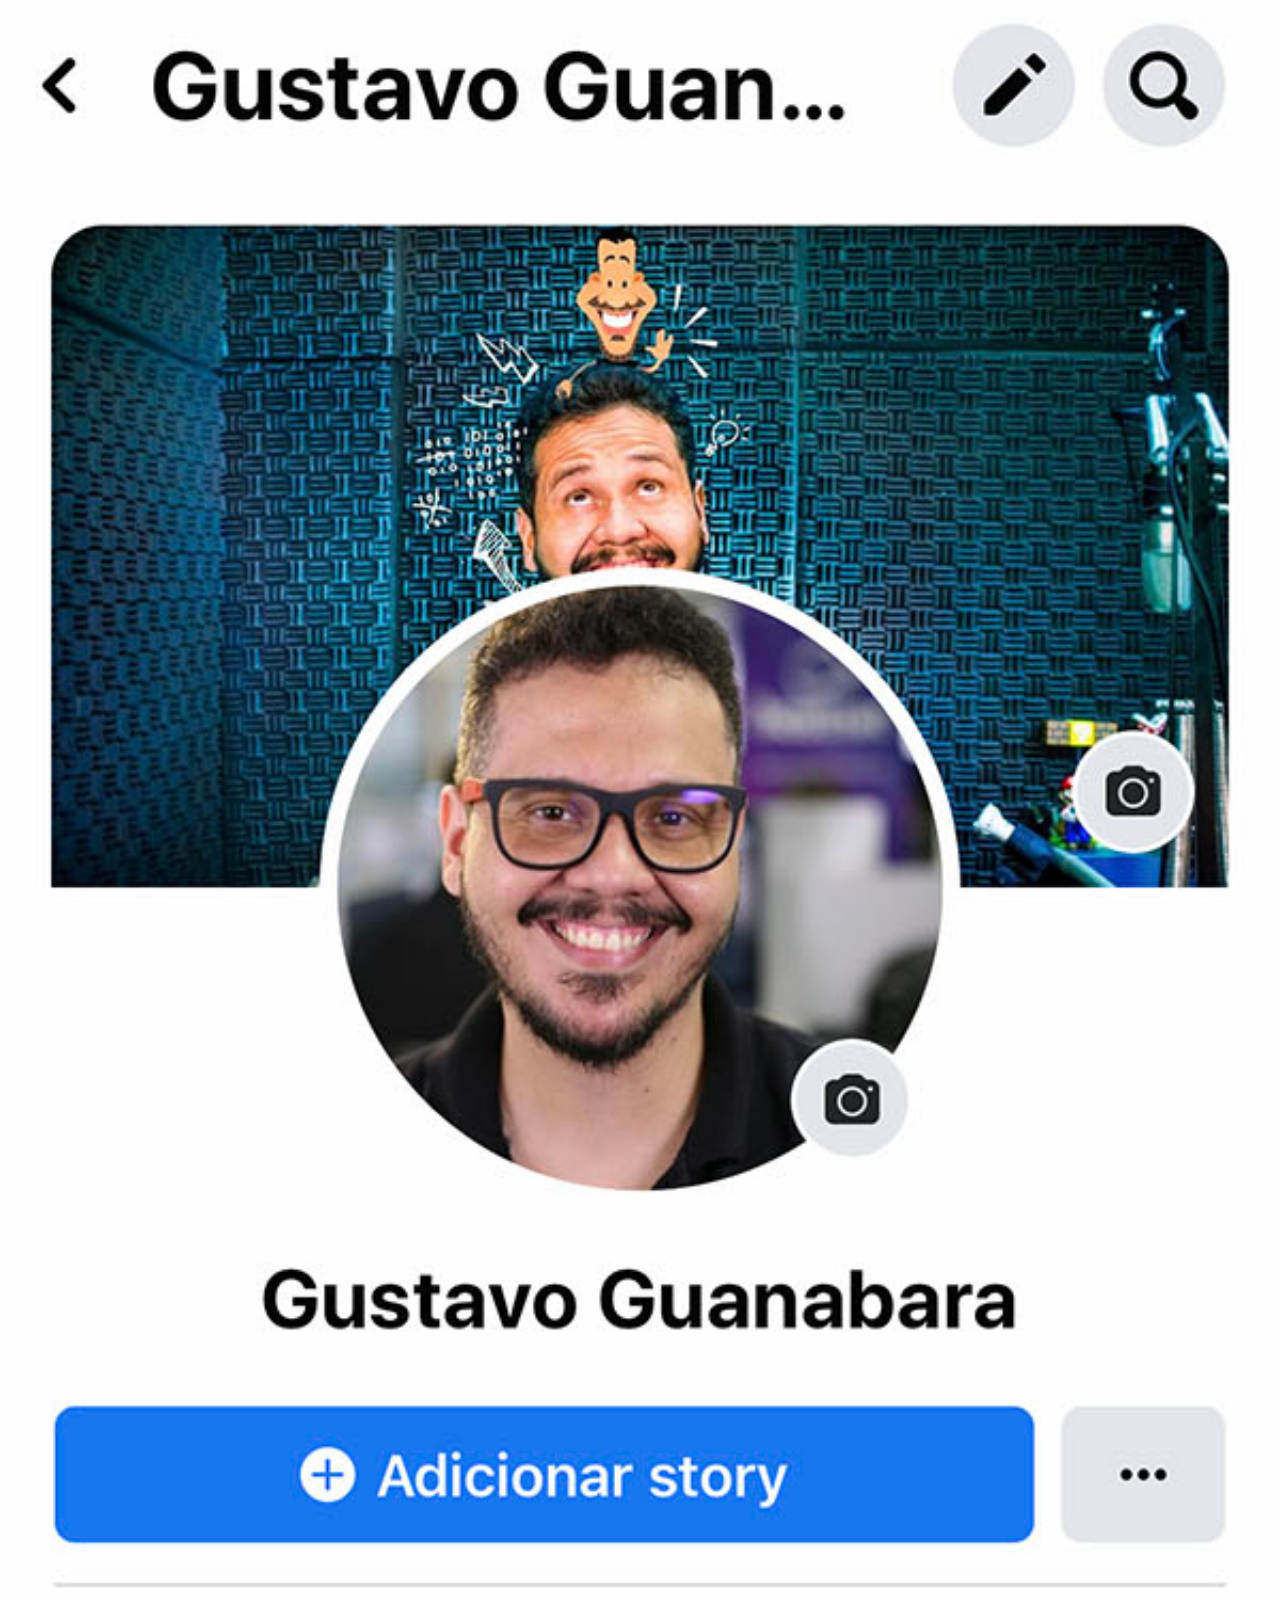
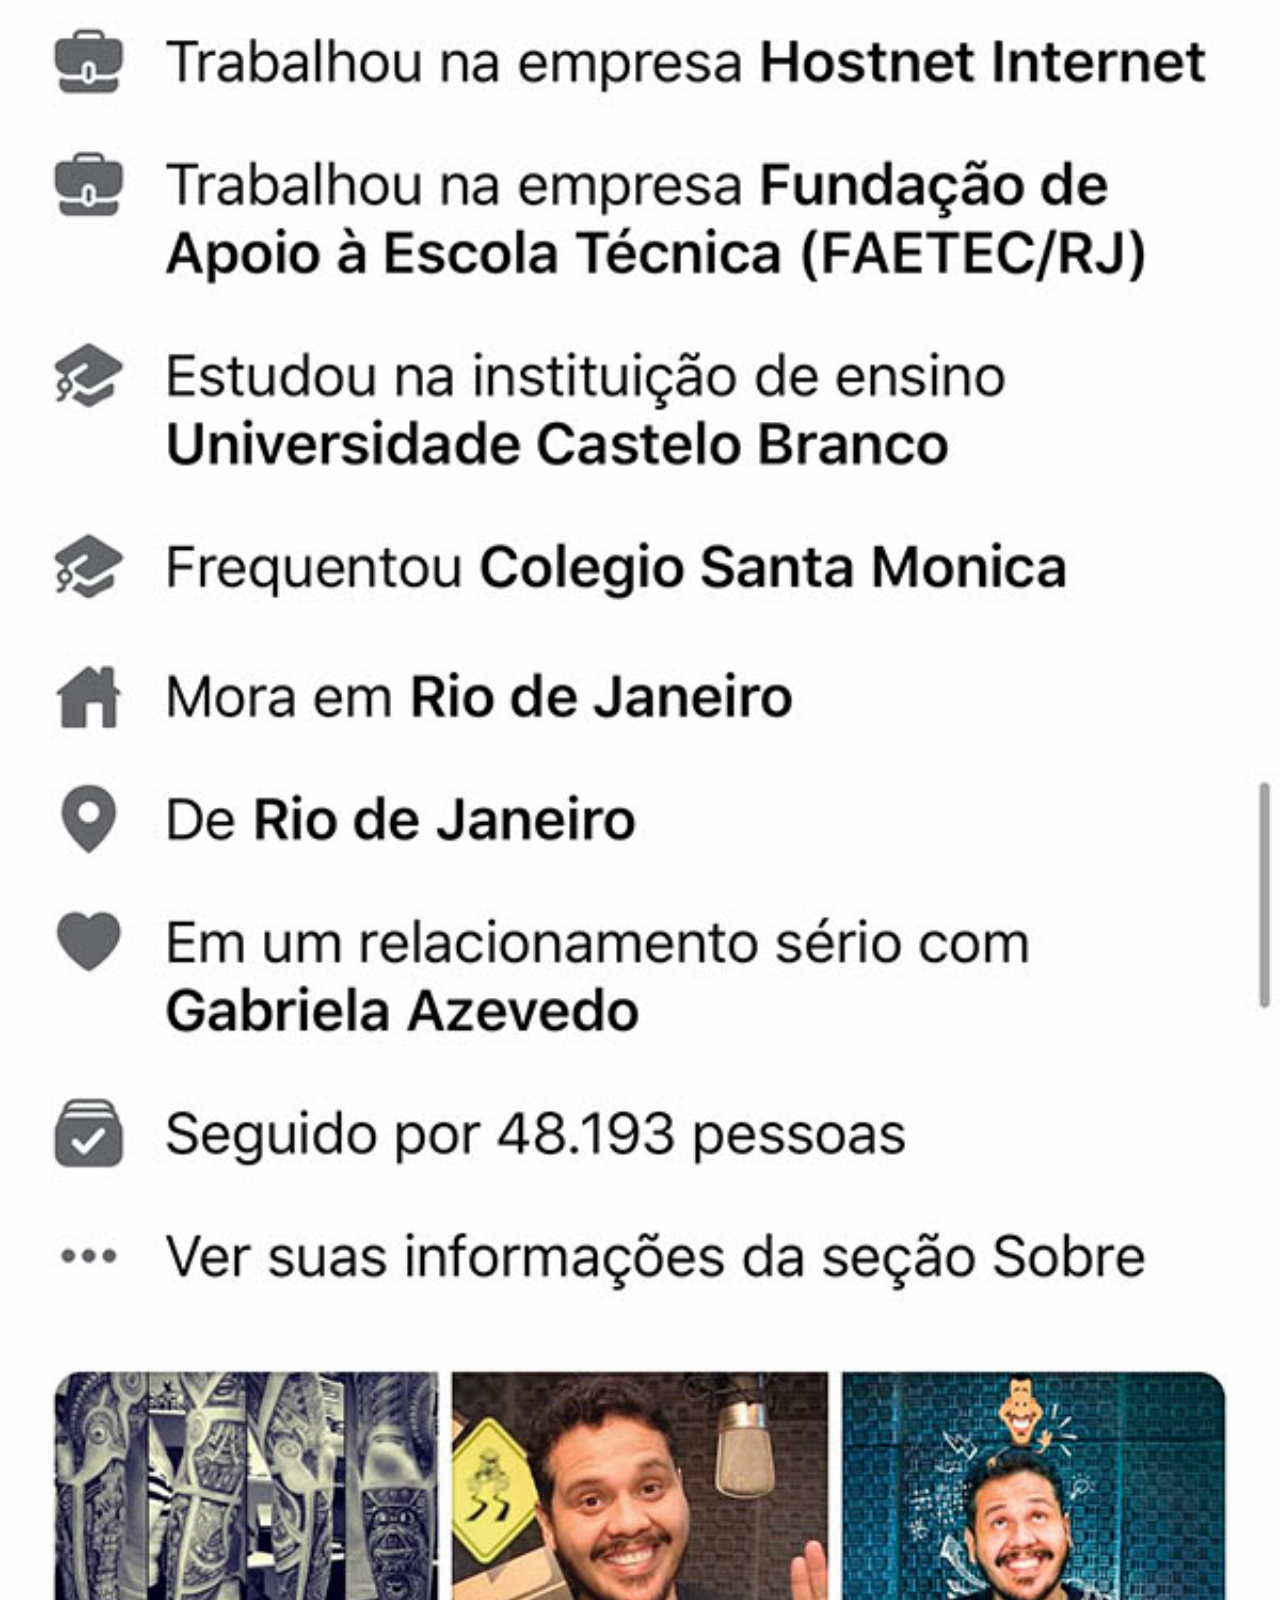
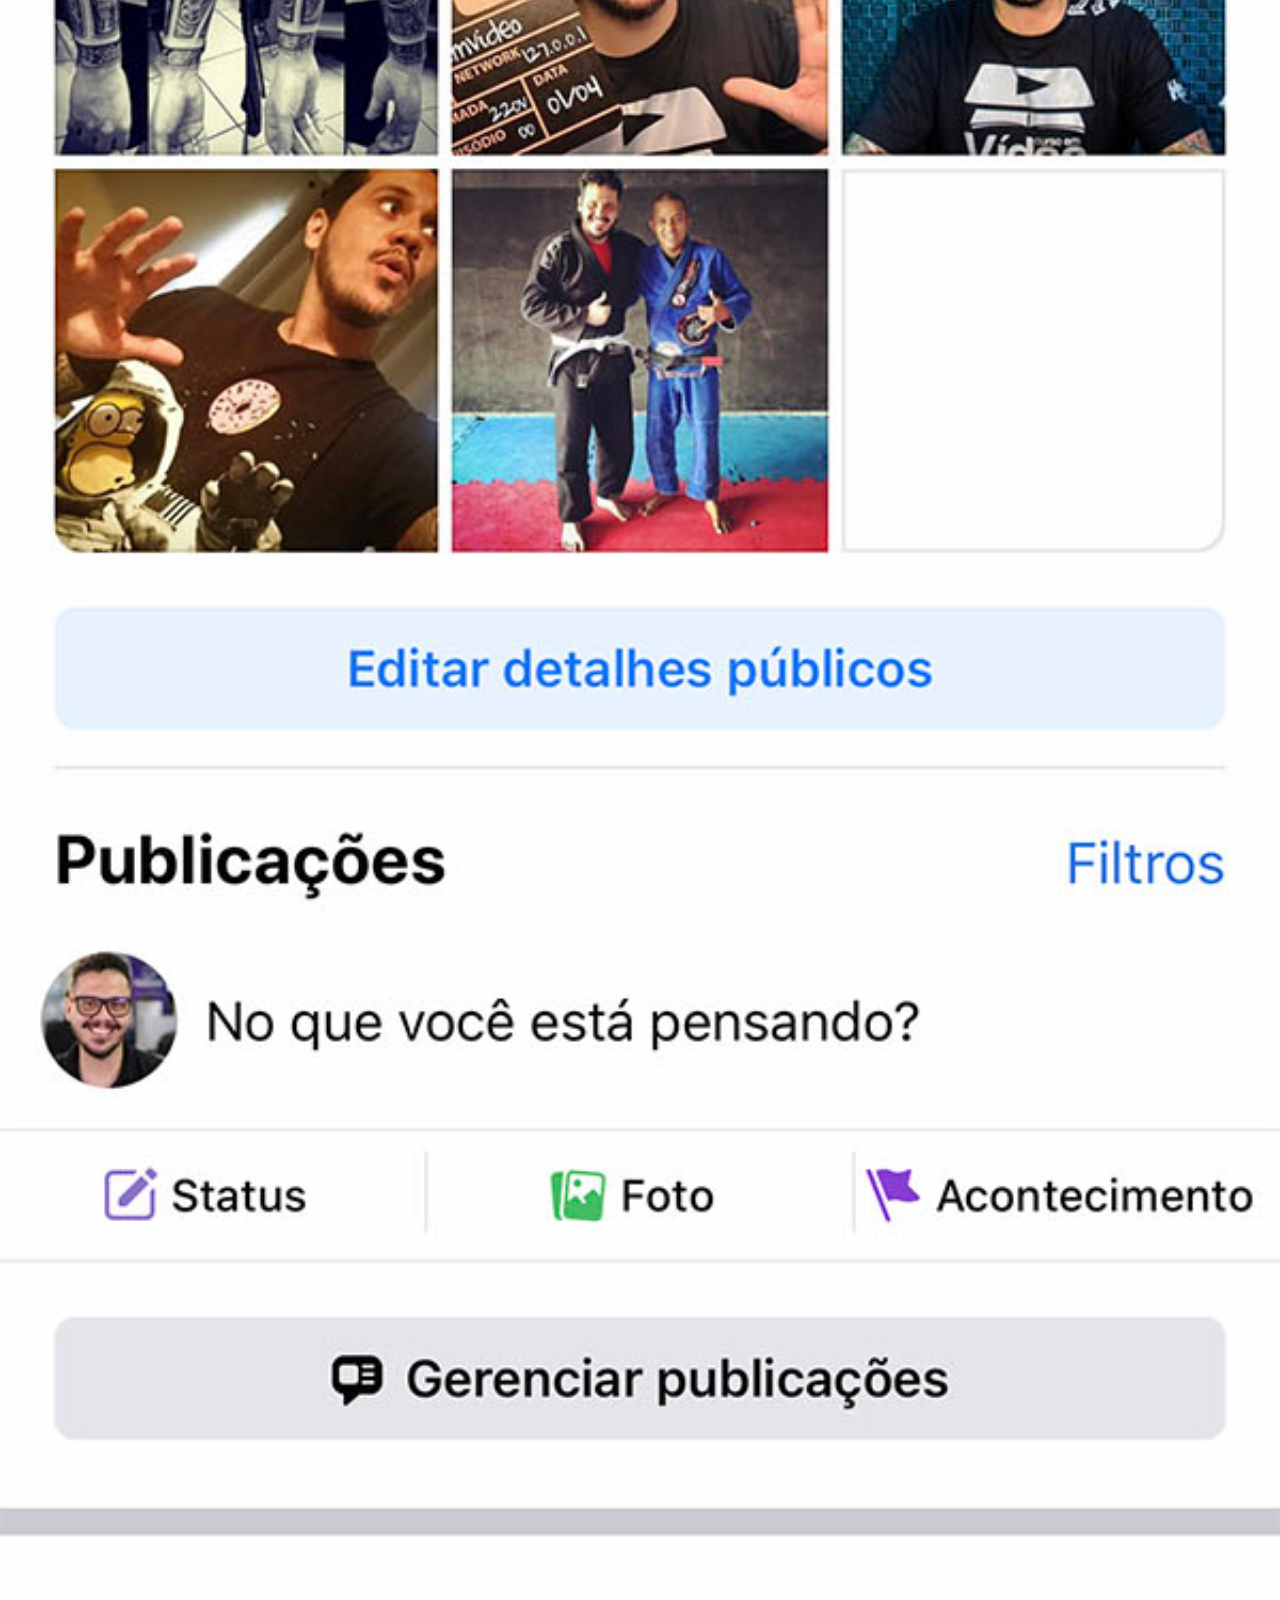
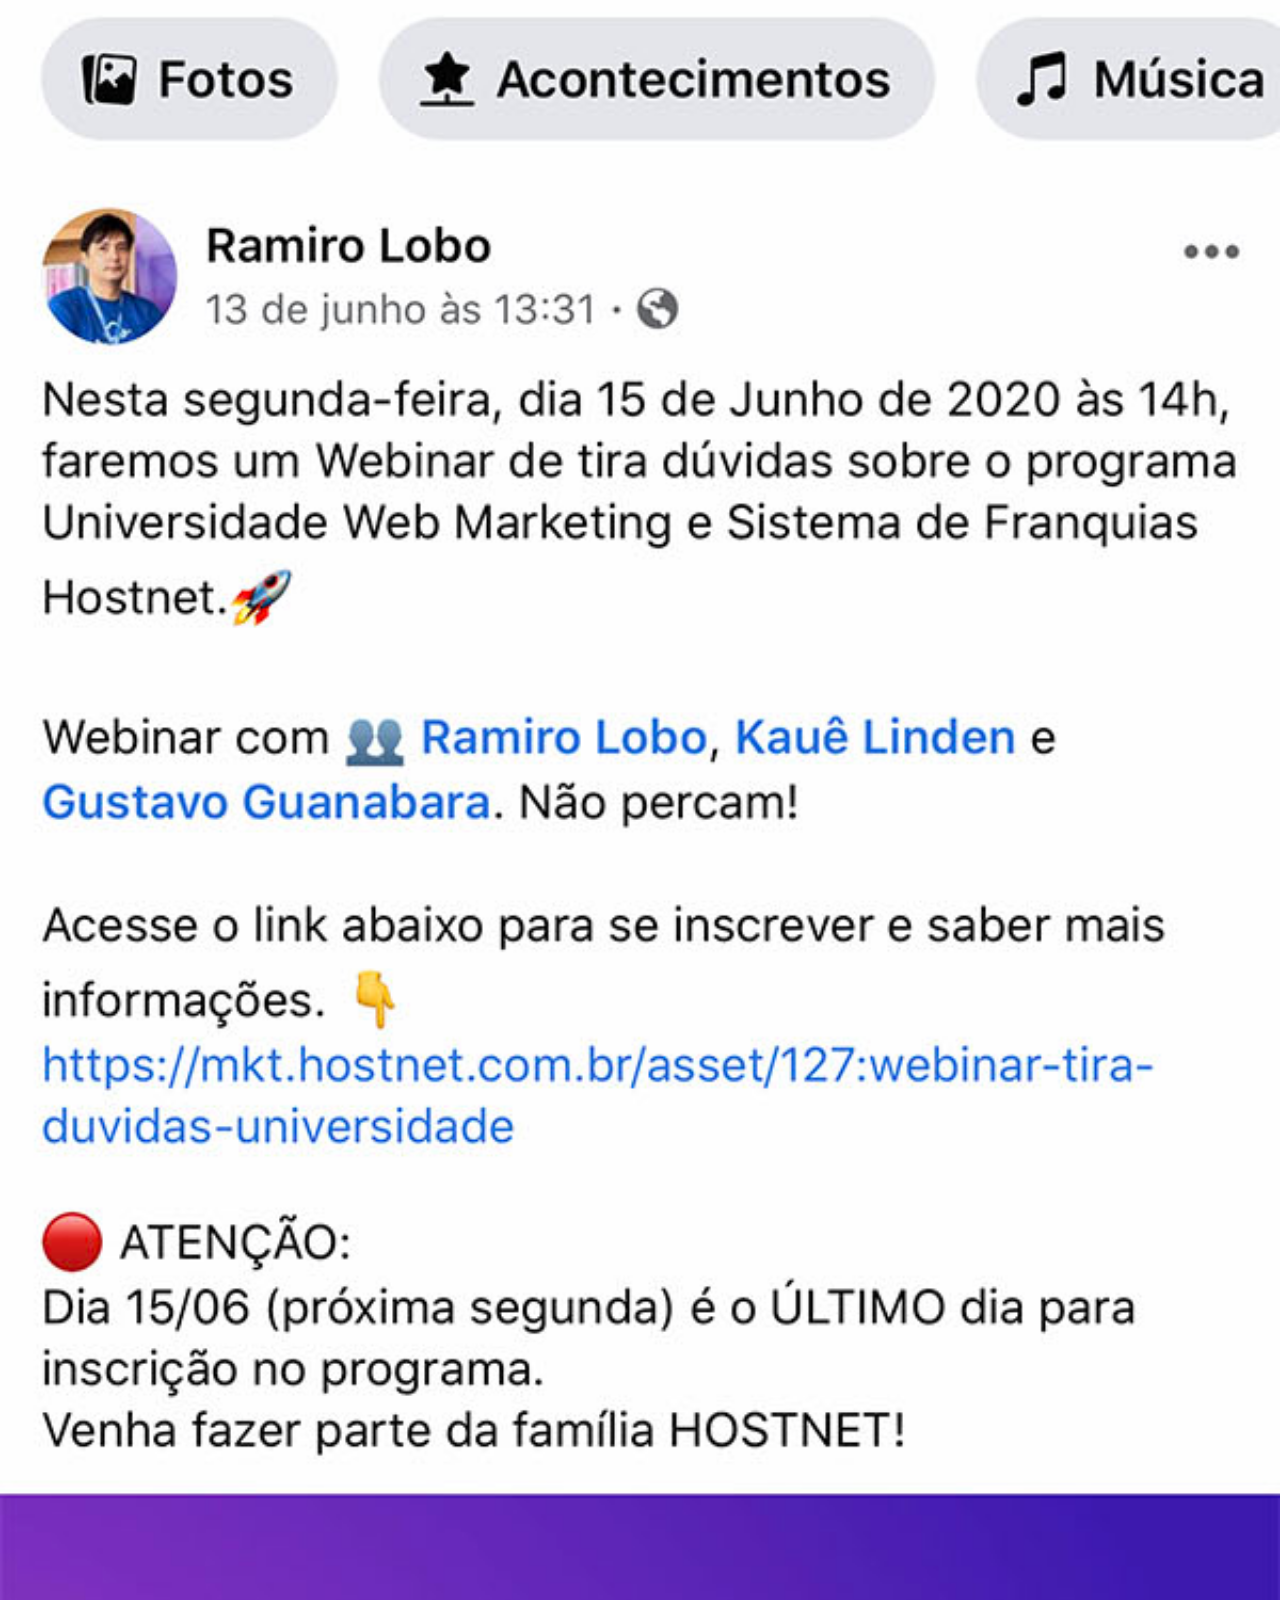
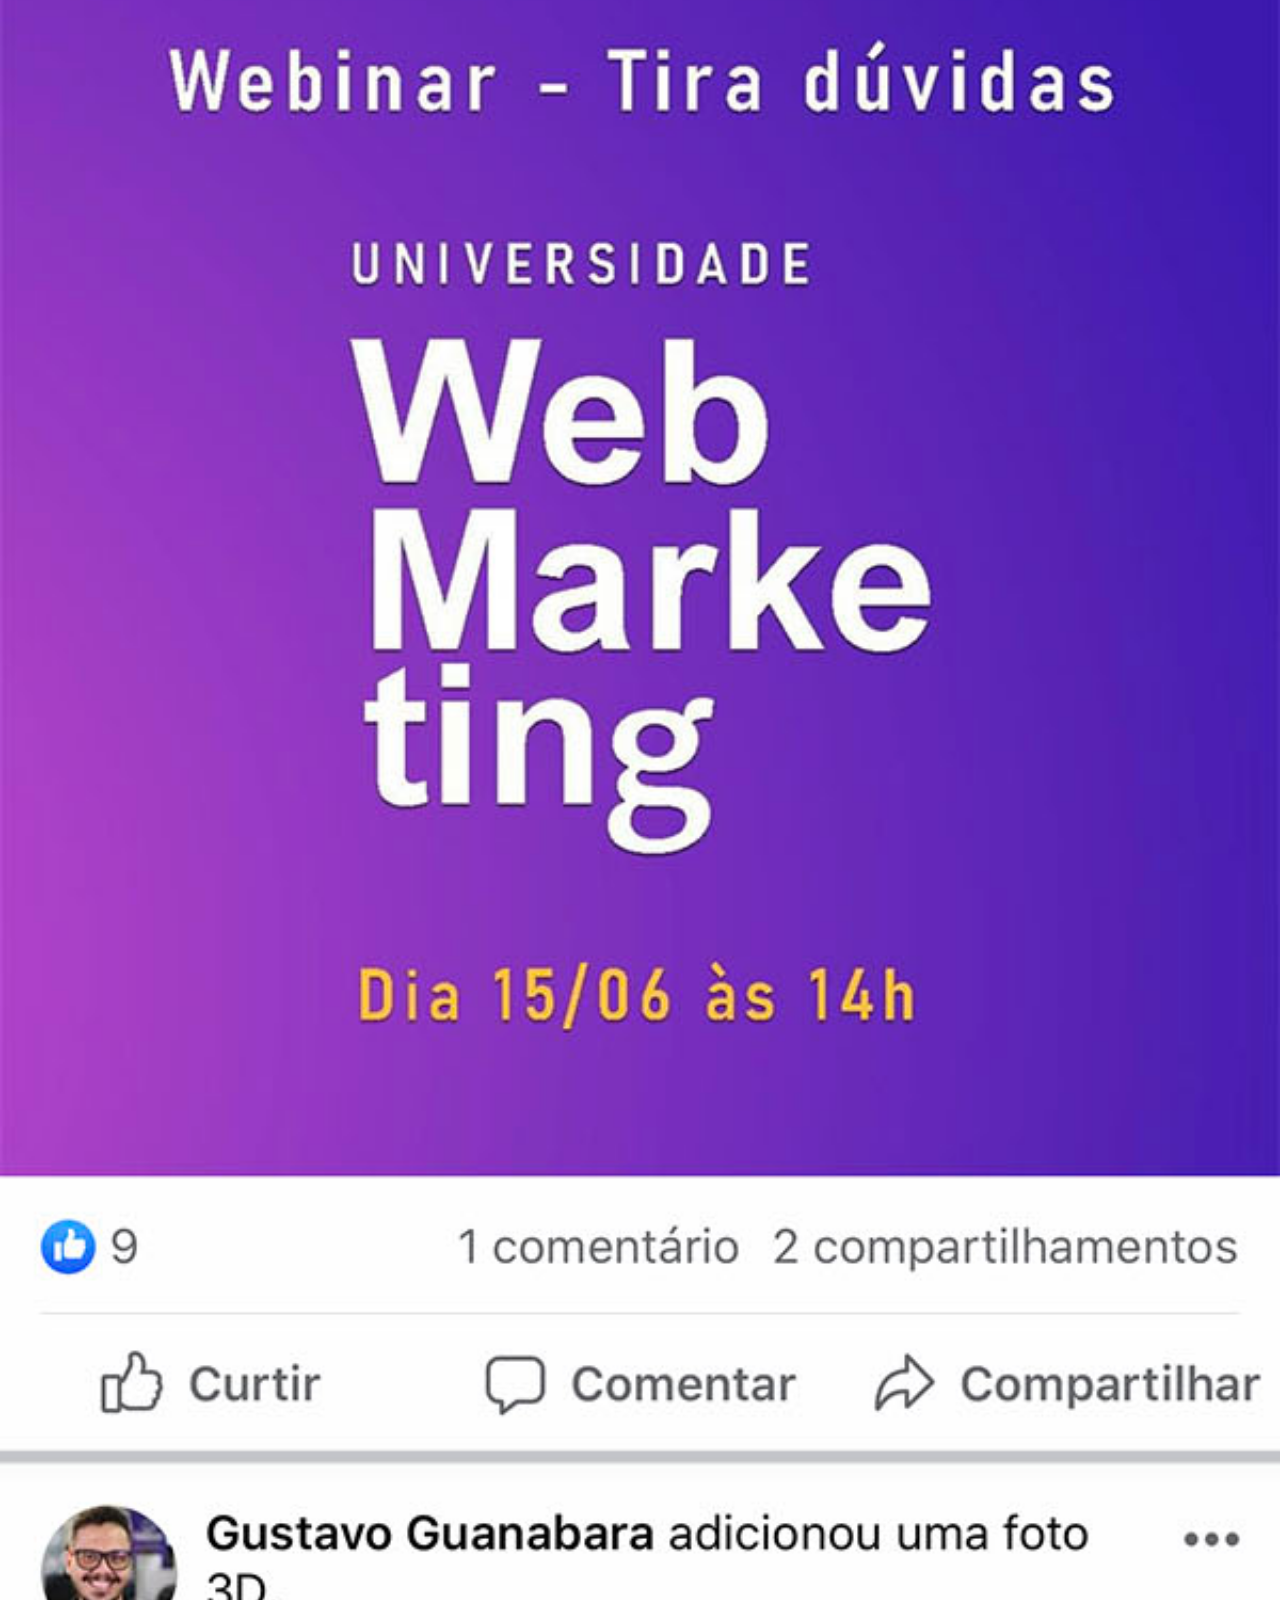
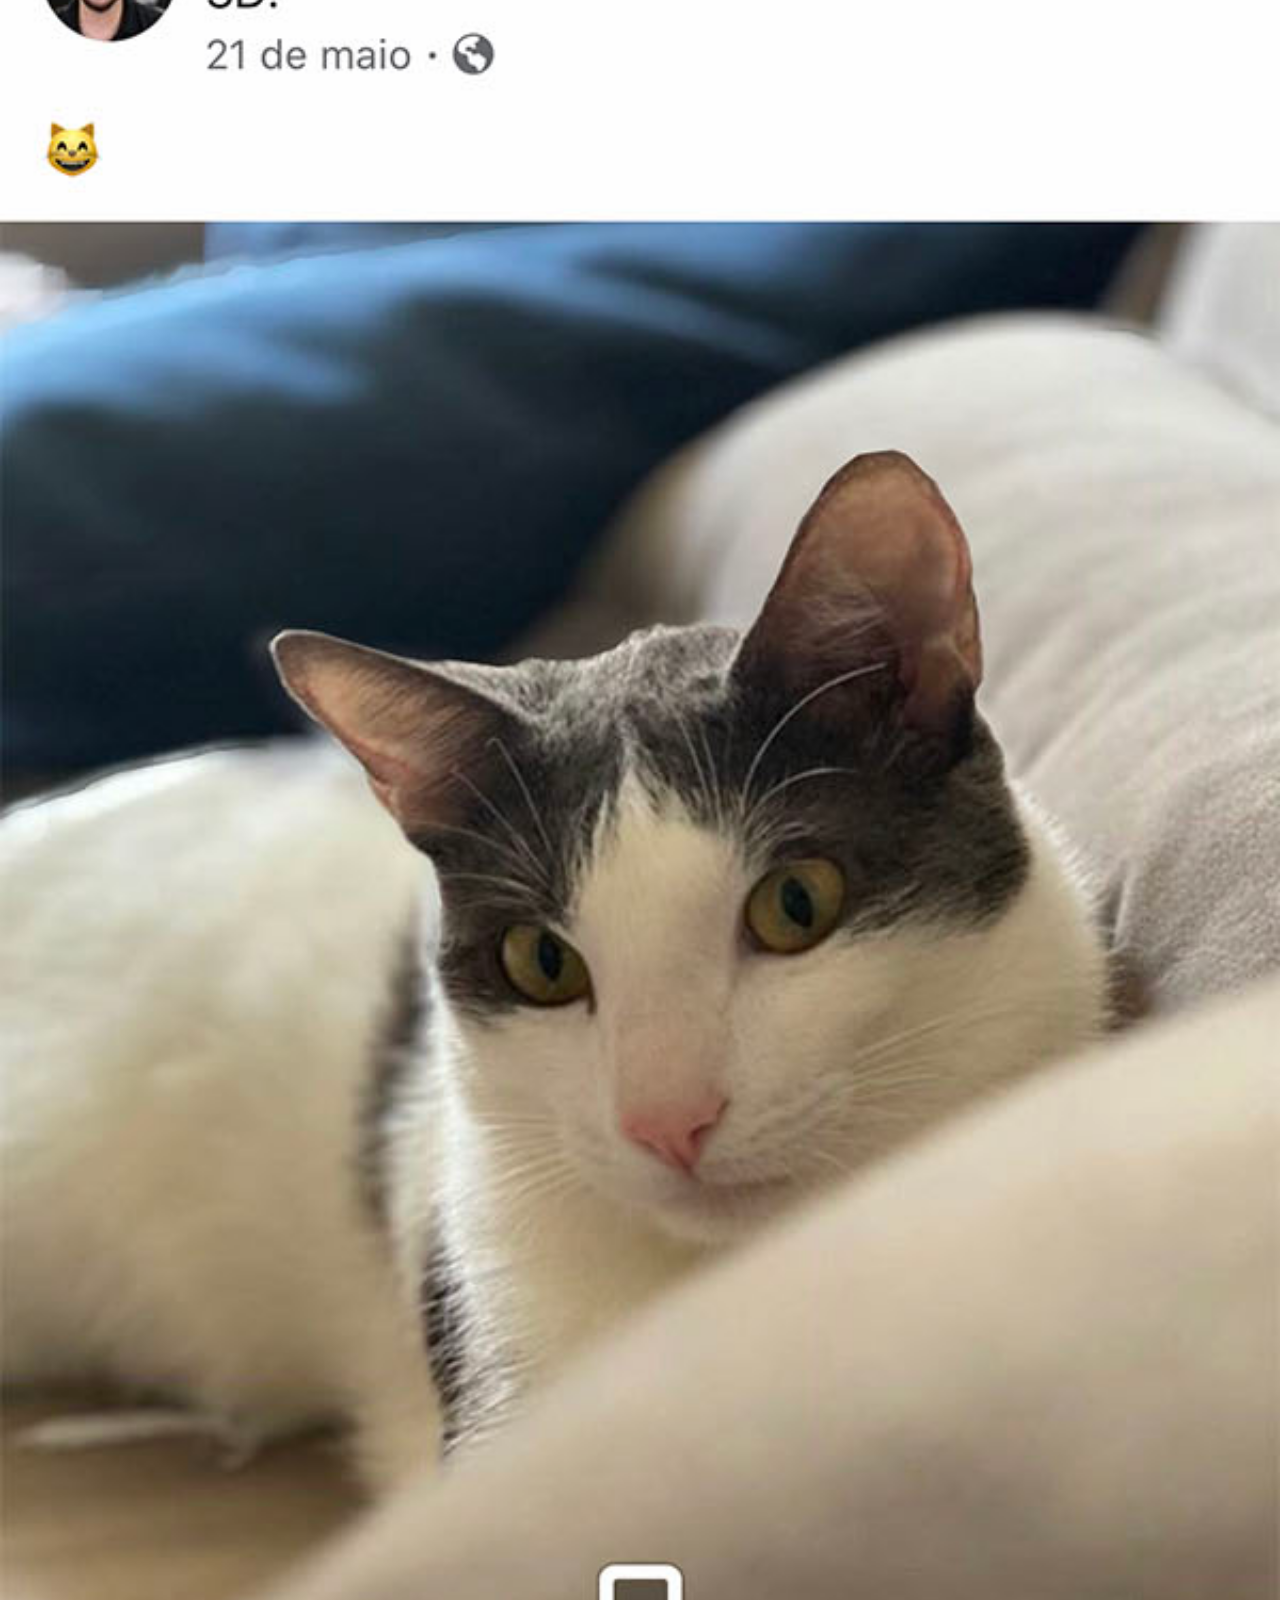
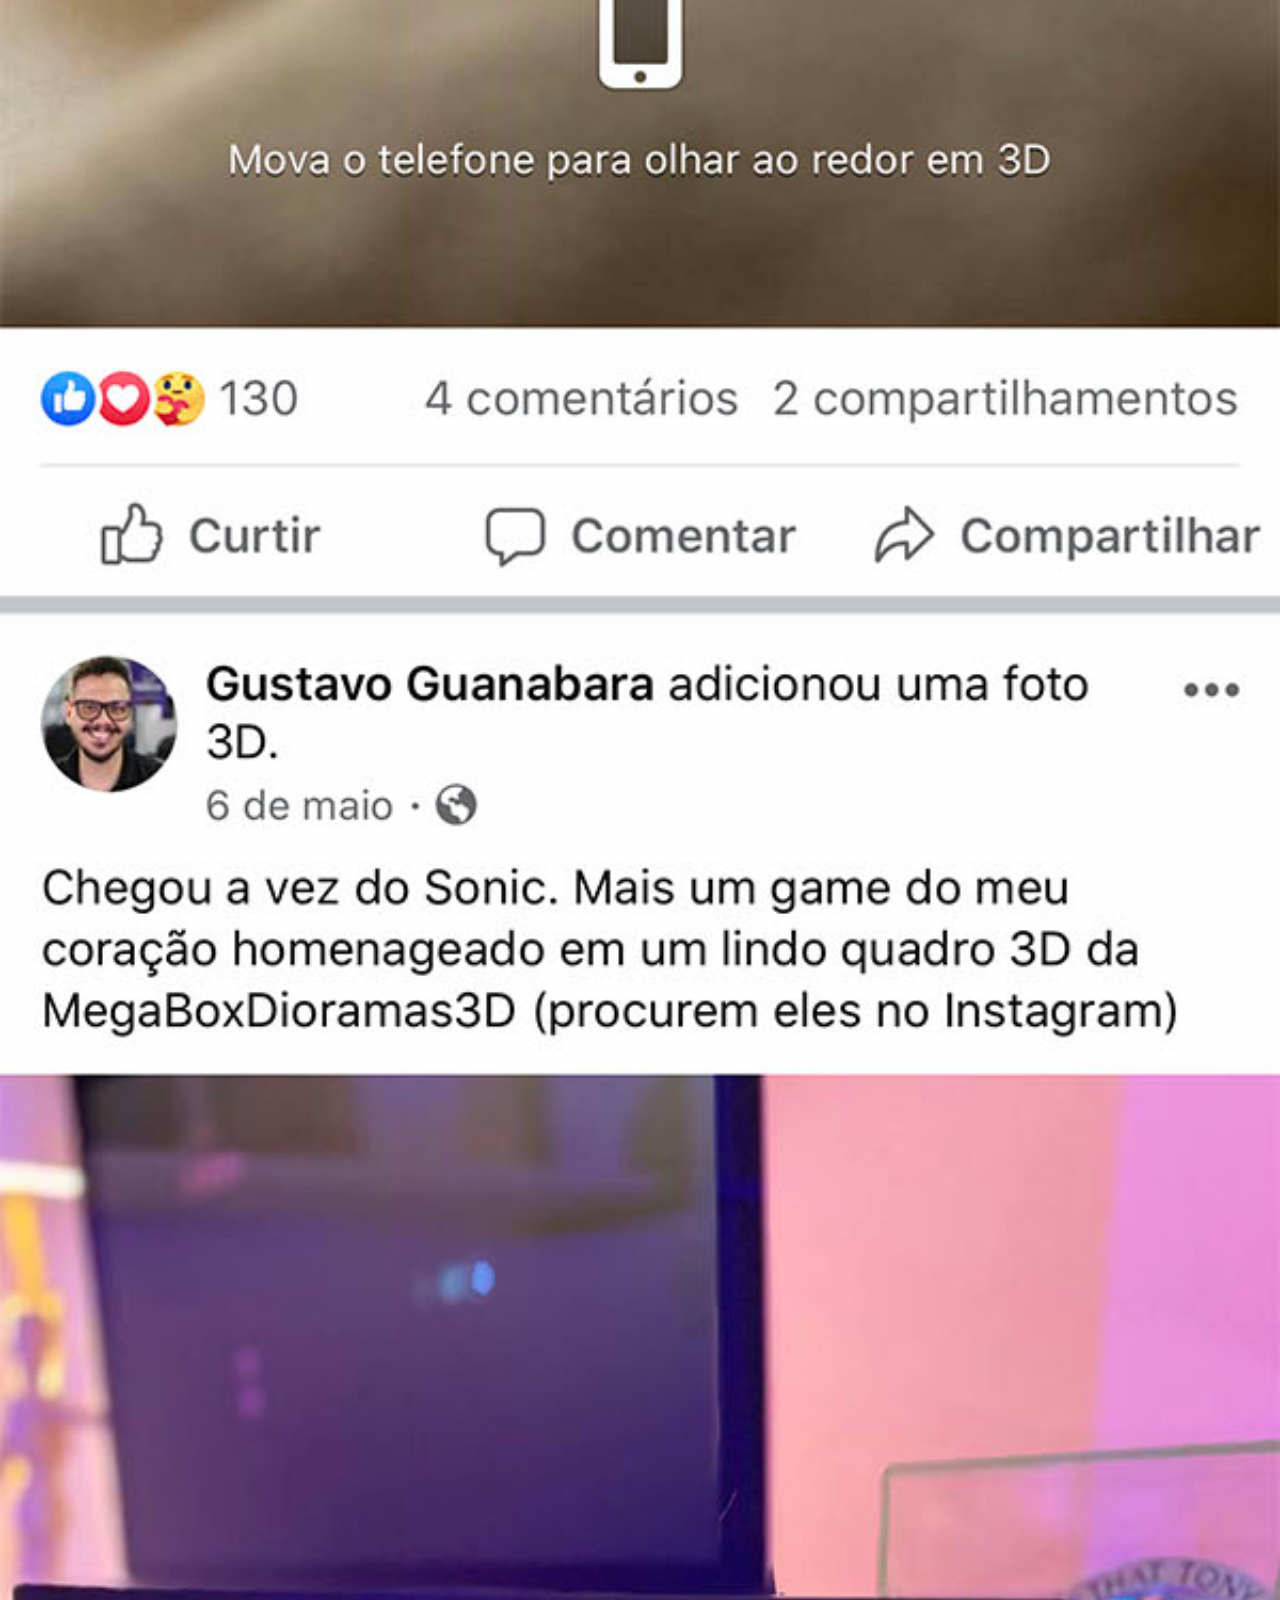
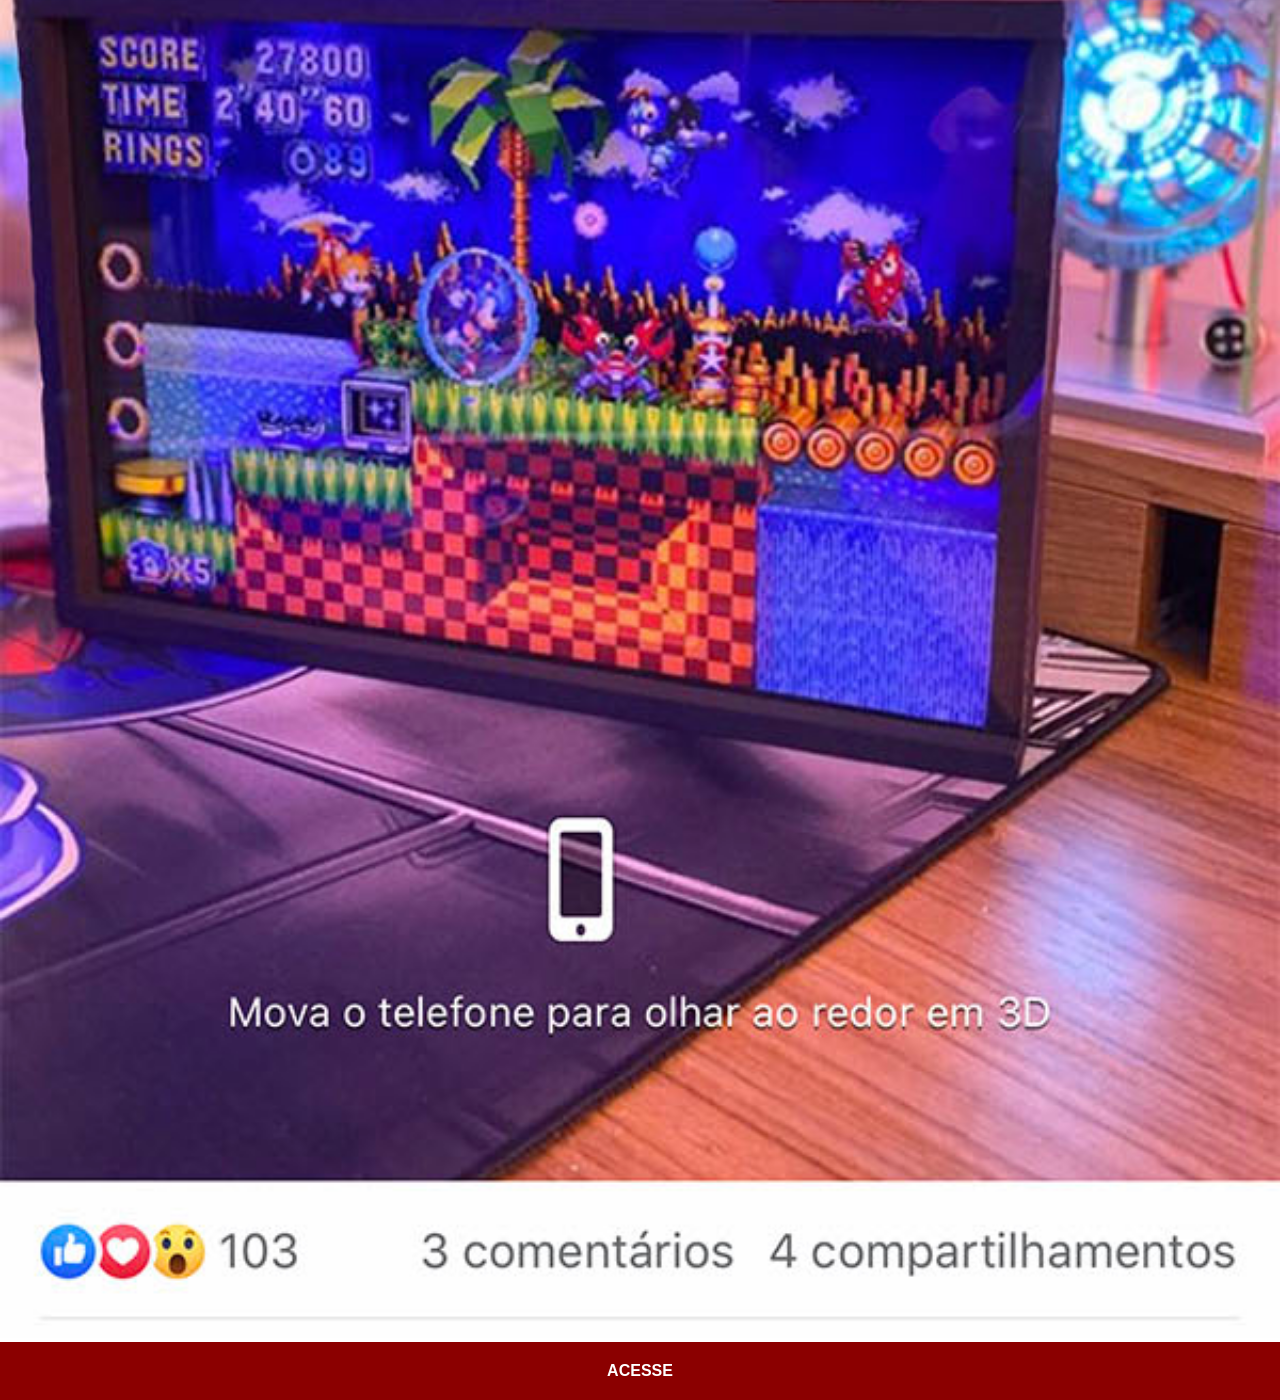
<file: facebook.html>
<!DOCTYPE html>
<html lang="pt-br">
<head>
    <meta charset="UTF-8">
    <meta name="viewport" content="width=device-width, initial-scale=1.0">
    <title>Facebook</title>
    <link rel="stylesheet" href="estilos/social.css">
</head>
<body>
    <img src="imagens/tela-facebook.jpg" alt="Facebook">
    <a href="https://www.facebook.com/gustavoguanabara/?locale=pt_BR" target="_blank">ACESSE</a>
</body>
</html>
</file>
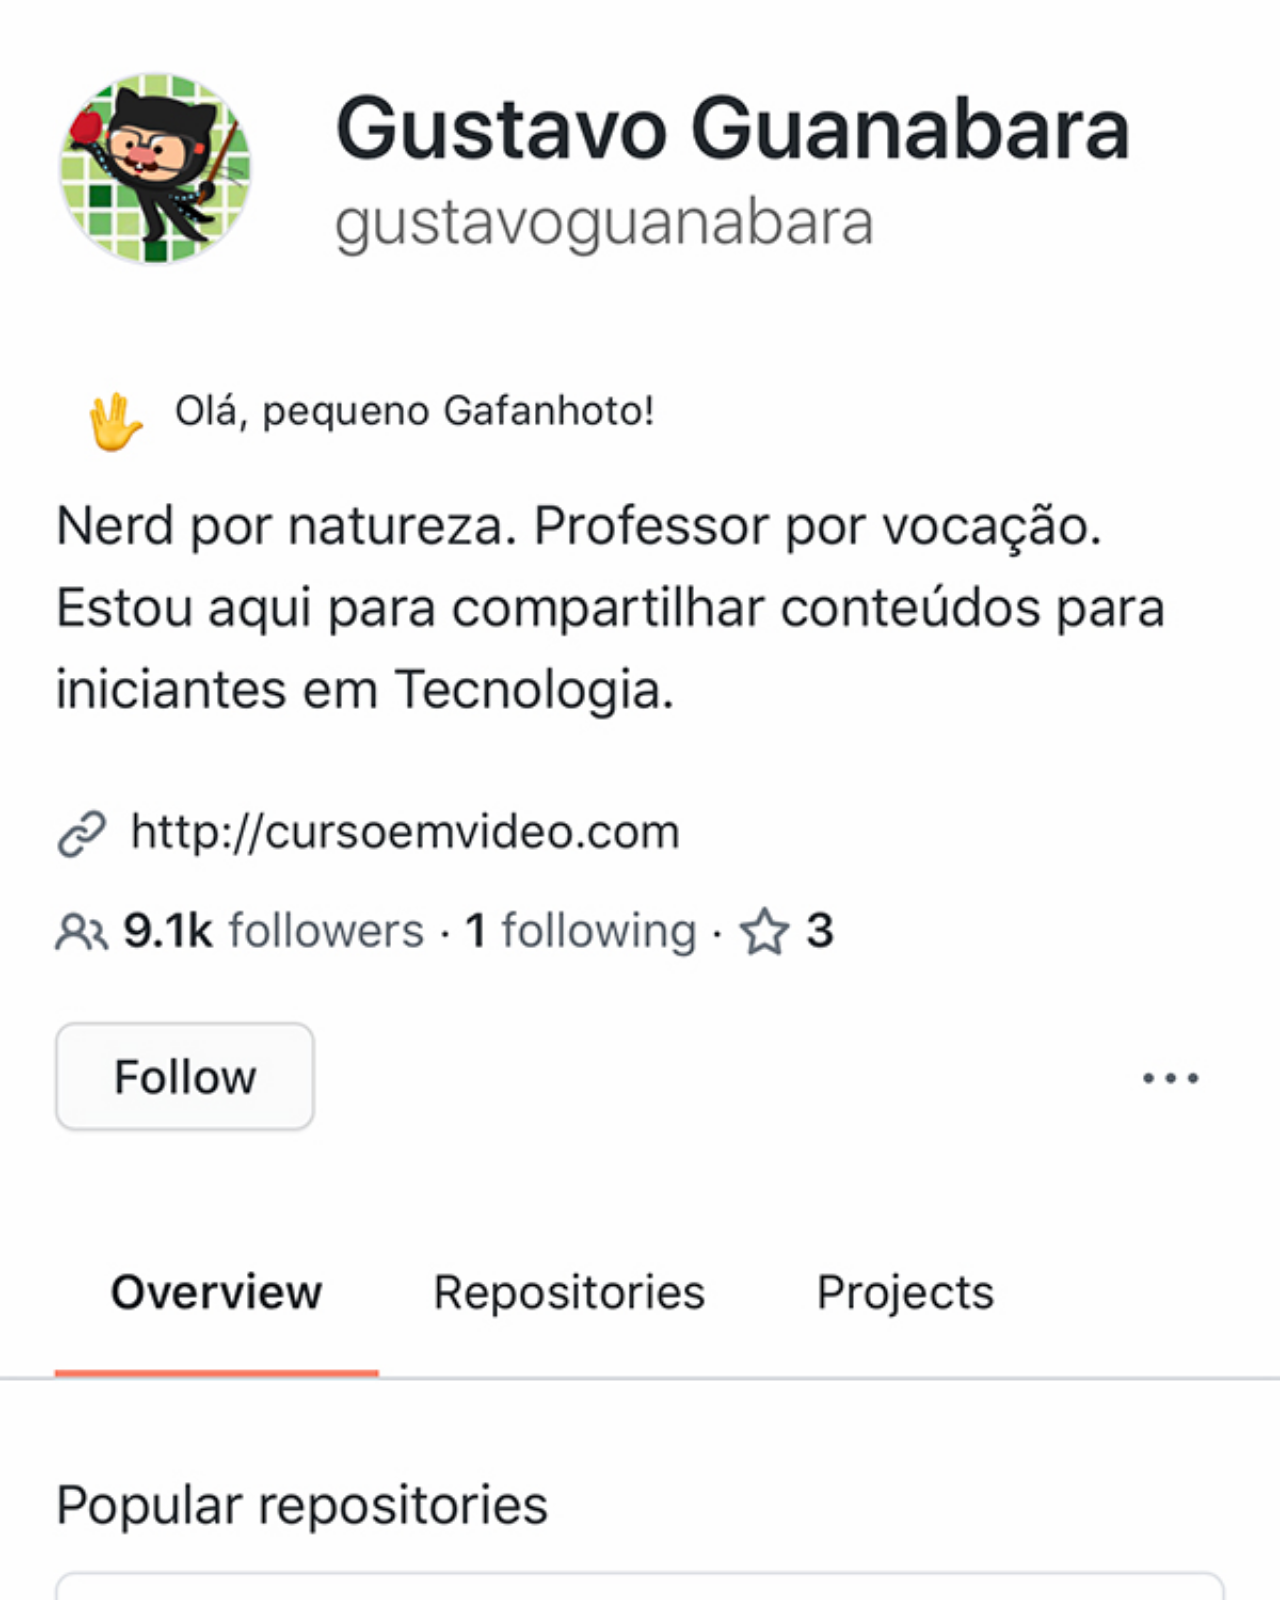
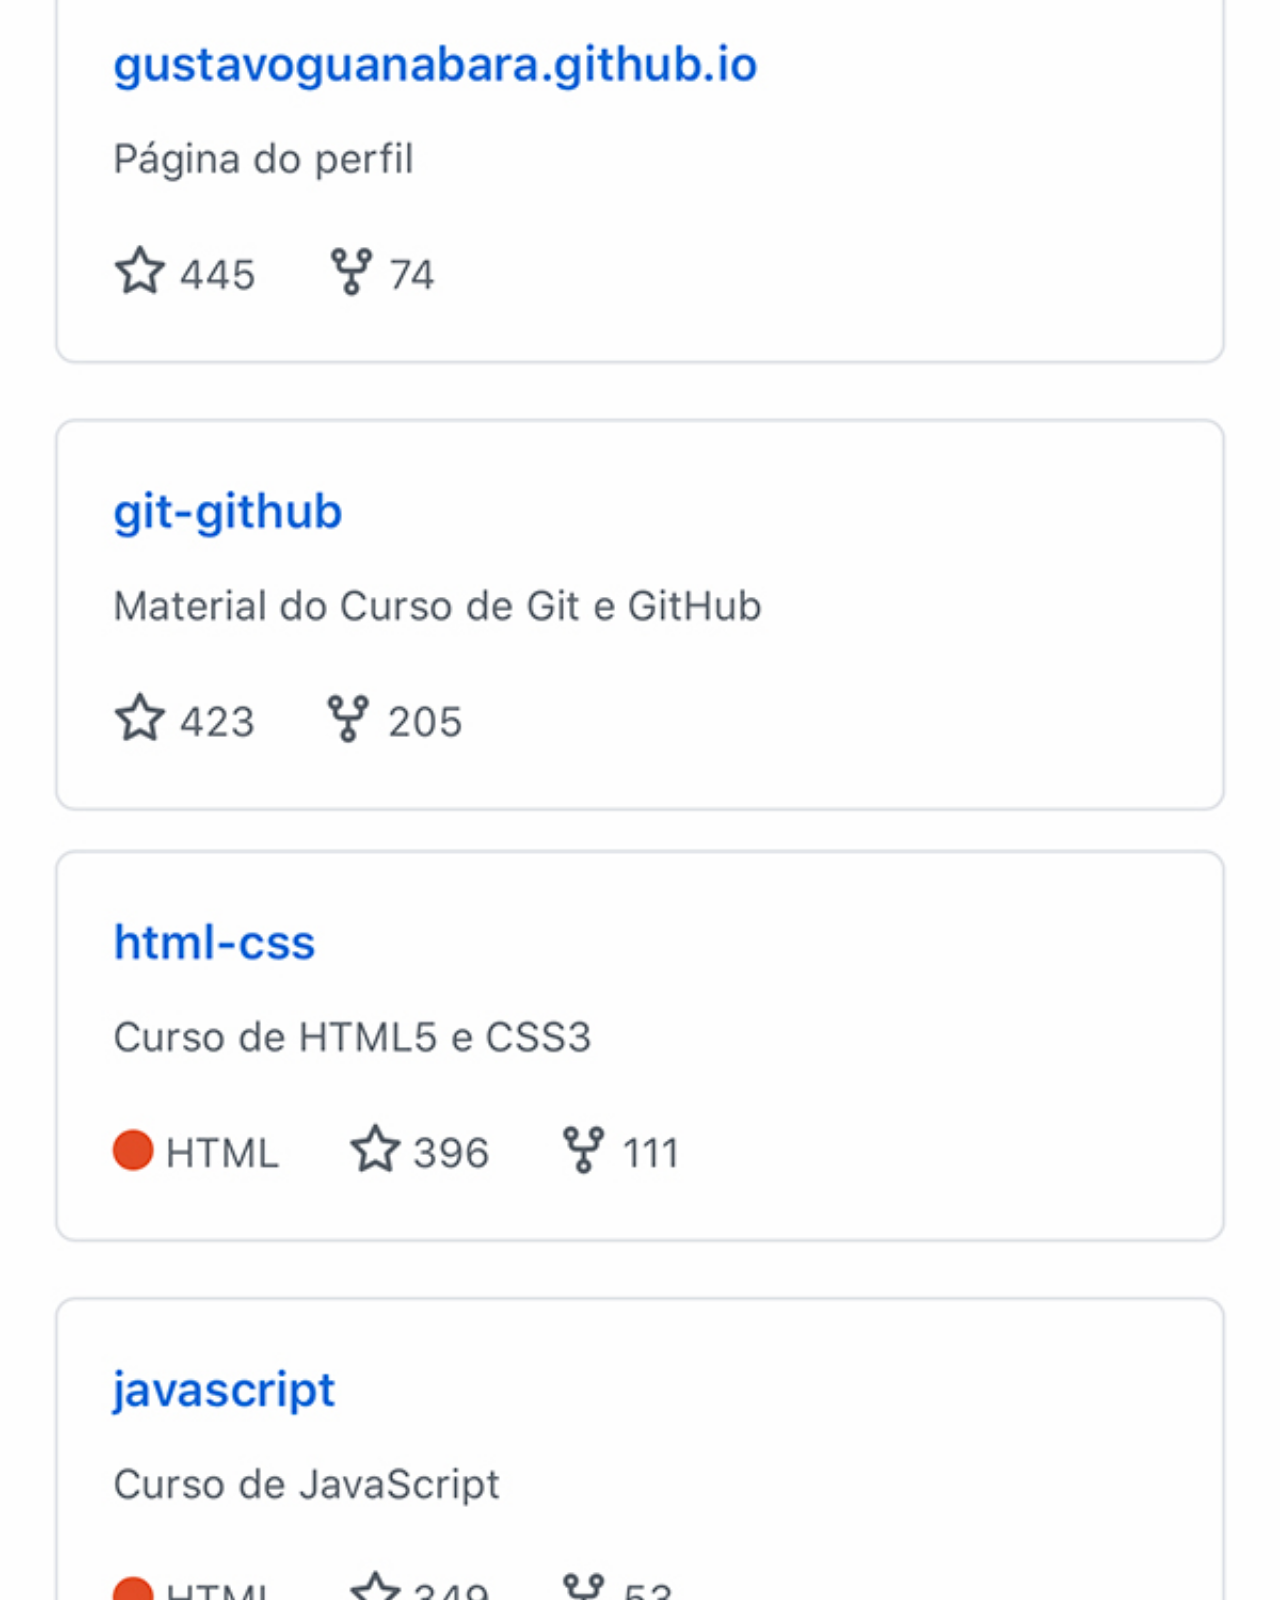
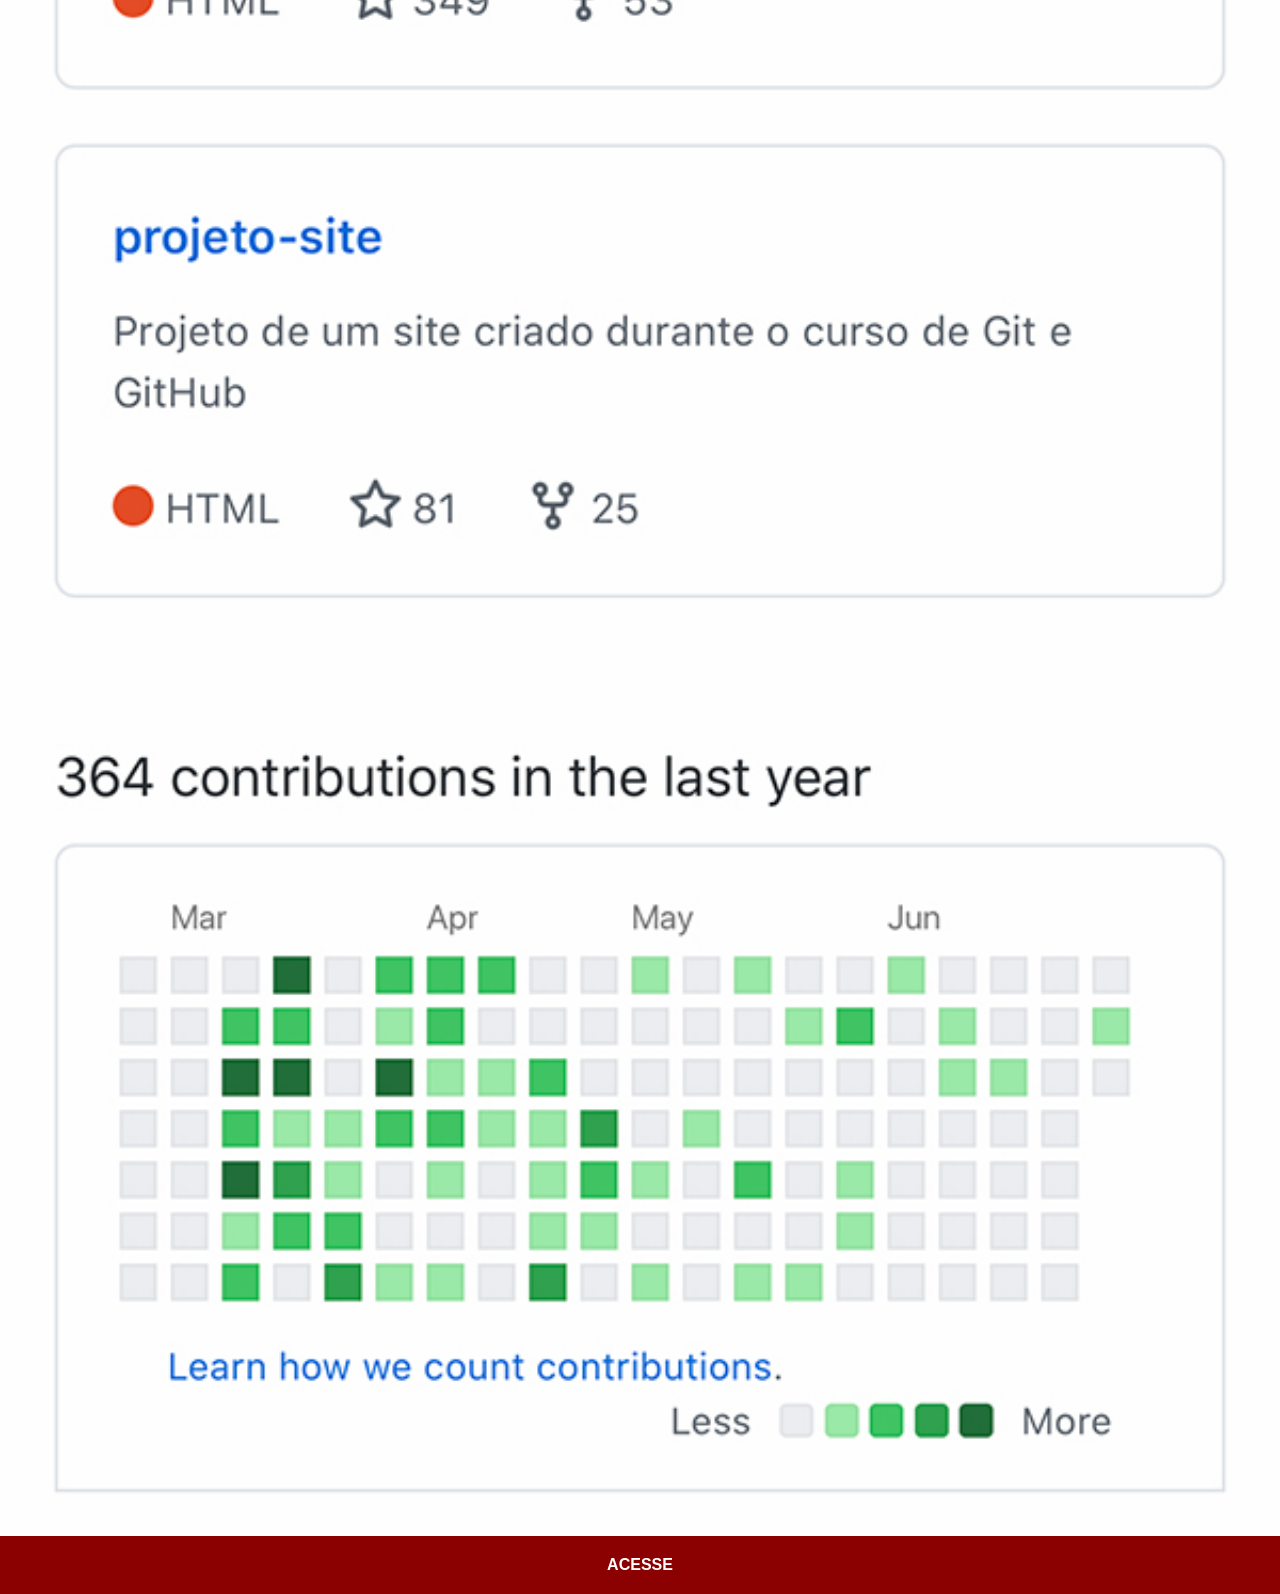
<file: github.html>
<!DOCTYPE html>
<html lang="pt-br">
<head>
    <meta charset="UTF-8">
    <meta name="viewport" content="width=device-width, initial-scale=1.0">
    <title>GitHub</title>
    <link rel="stylesheet" href="estilos/social.css">
</head>
<body>
    <img src="imagens/tela-github.jpg" alt="GitHub">
    <a href="https://github.com/gustavoguanabara" target="_blank">ACESSE</a>
</body>
</html>
</file>
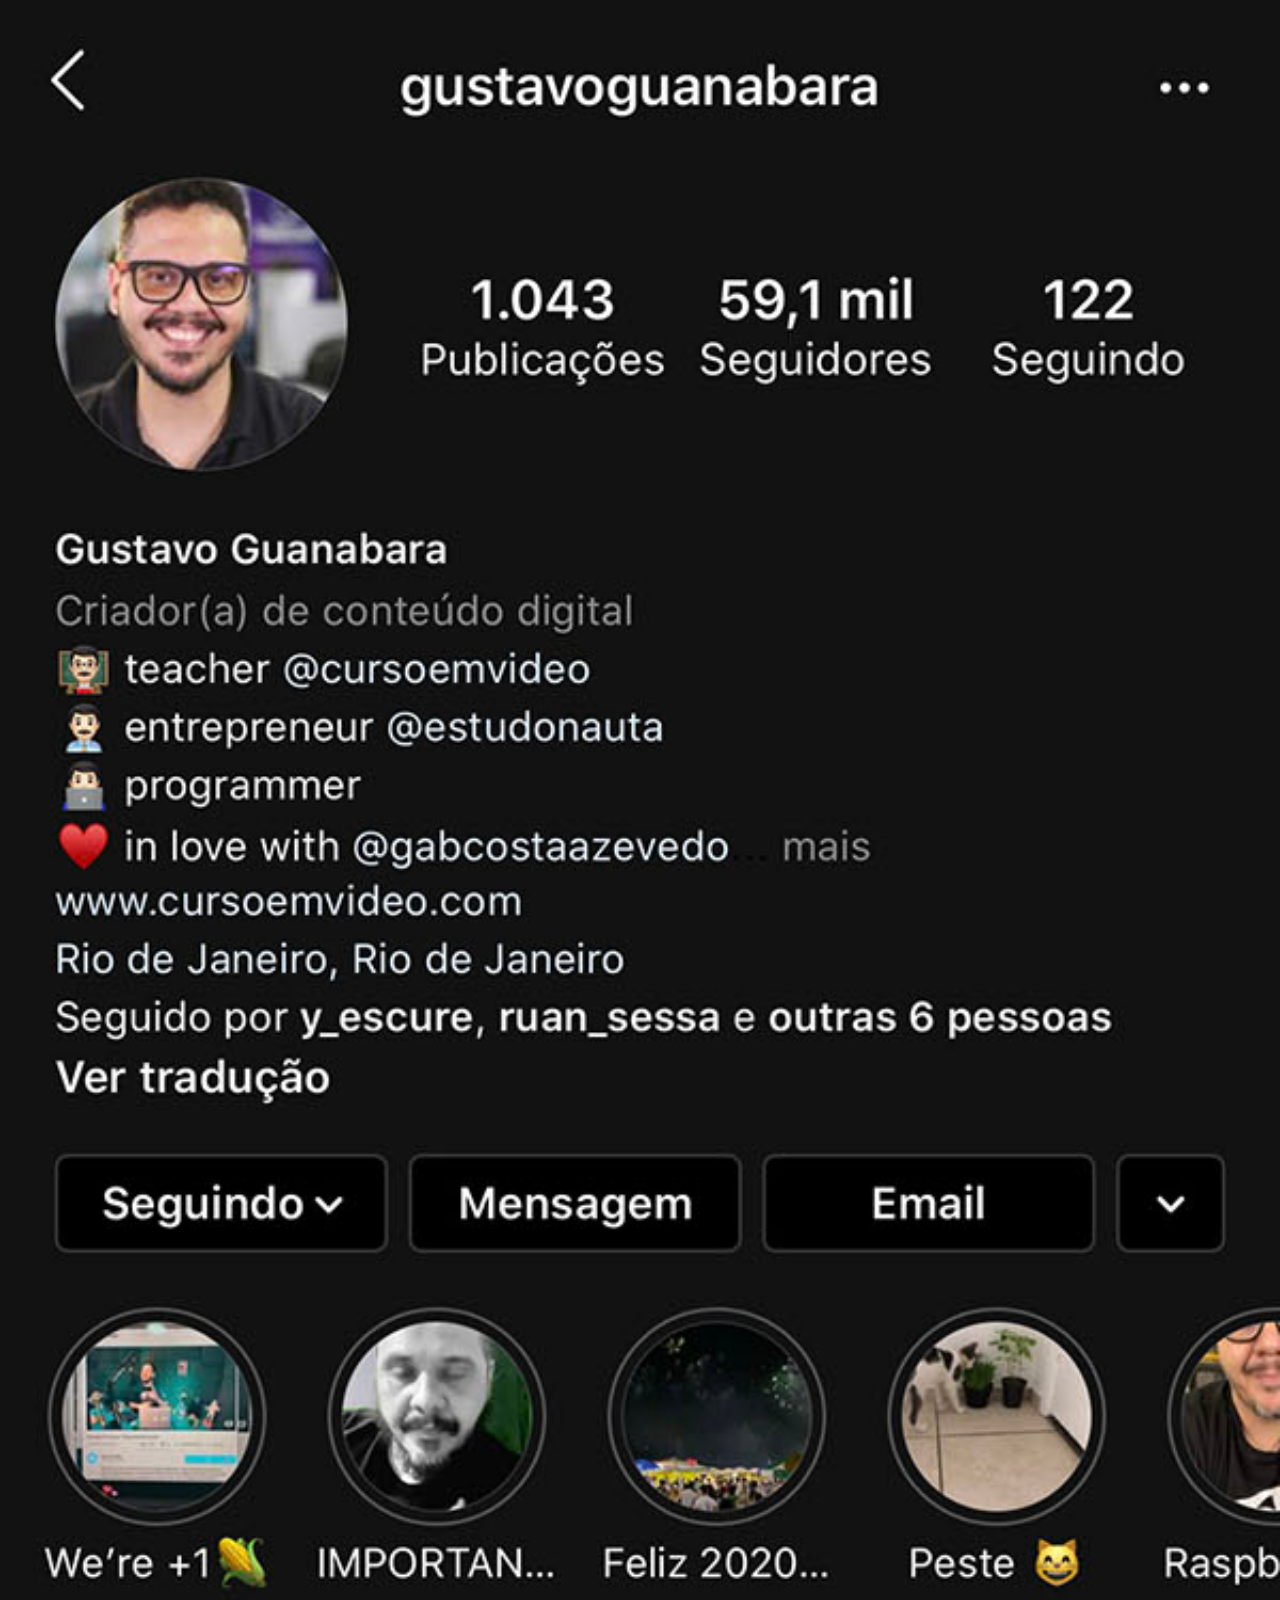
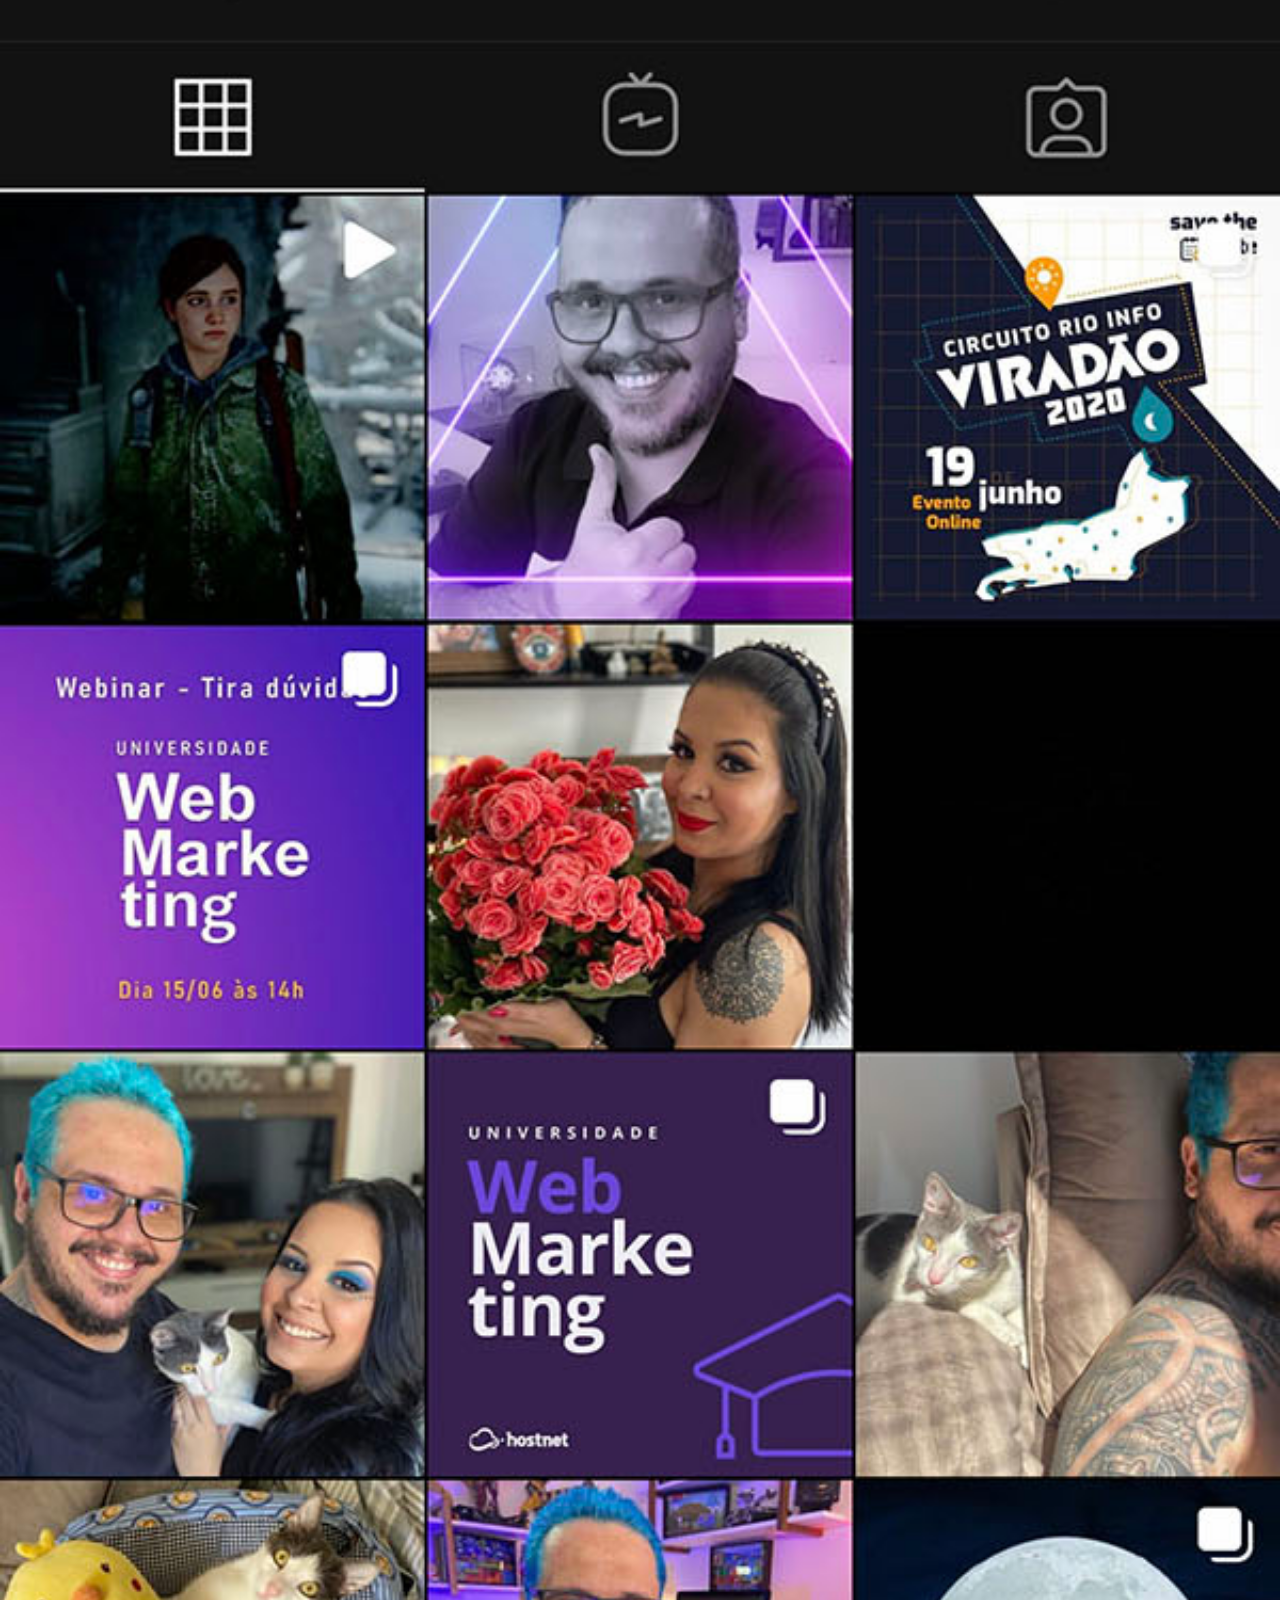
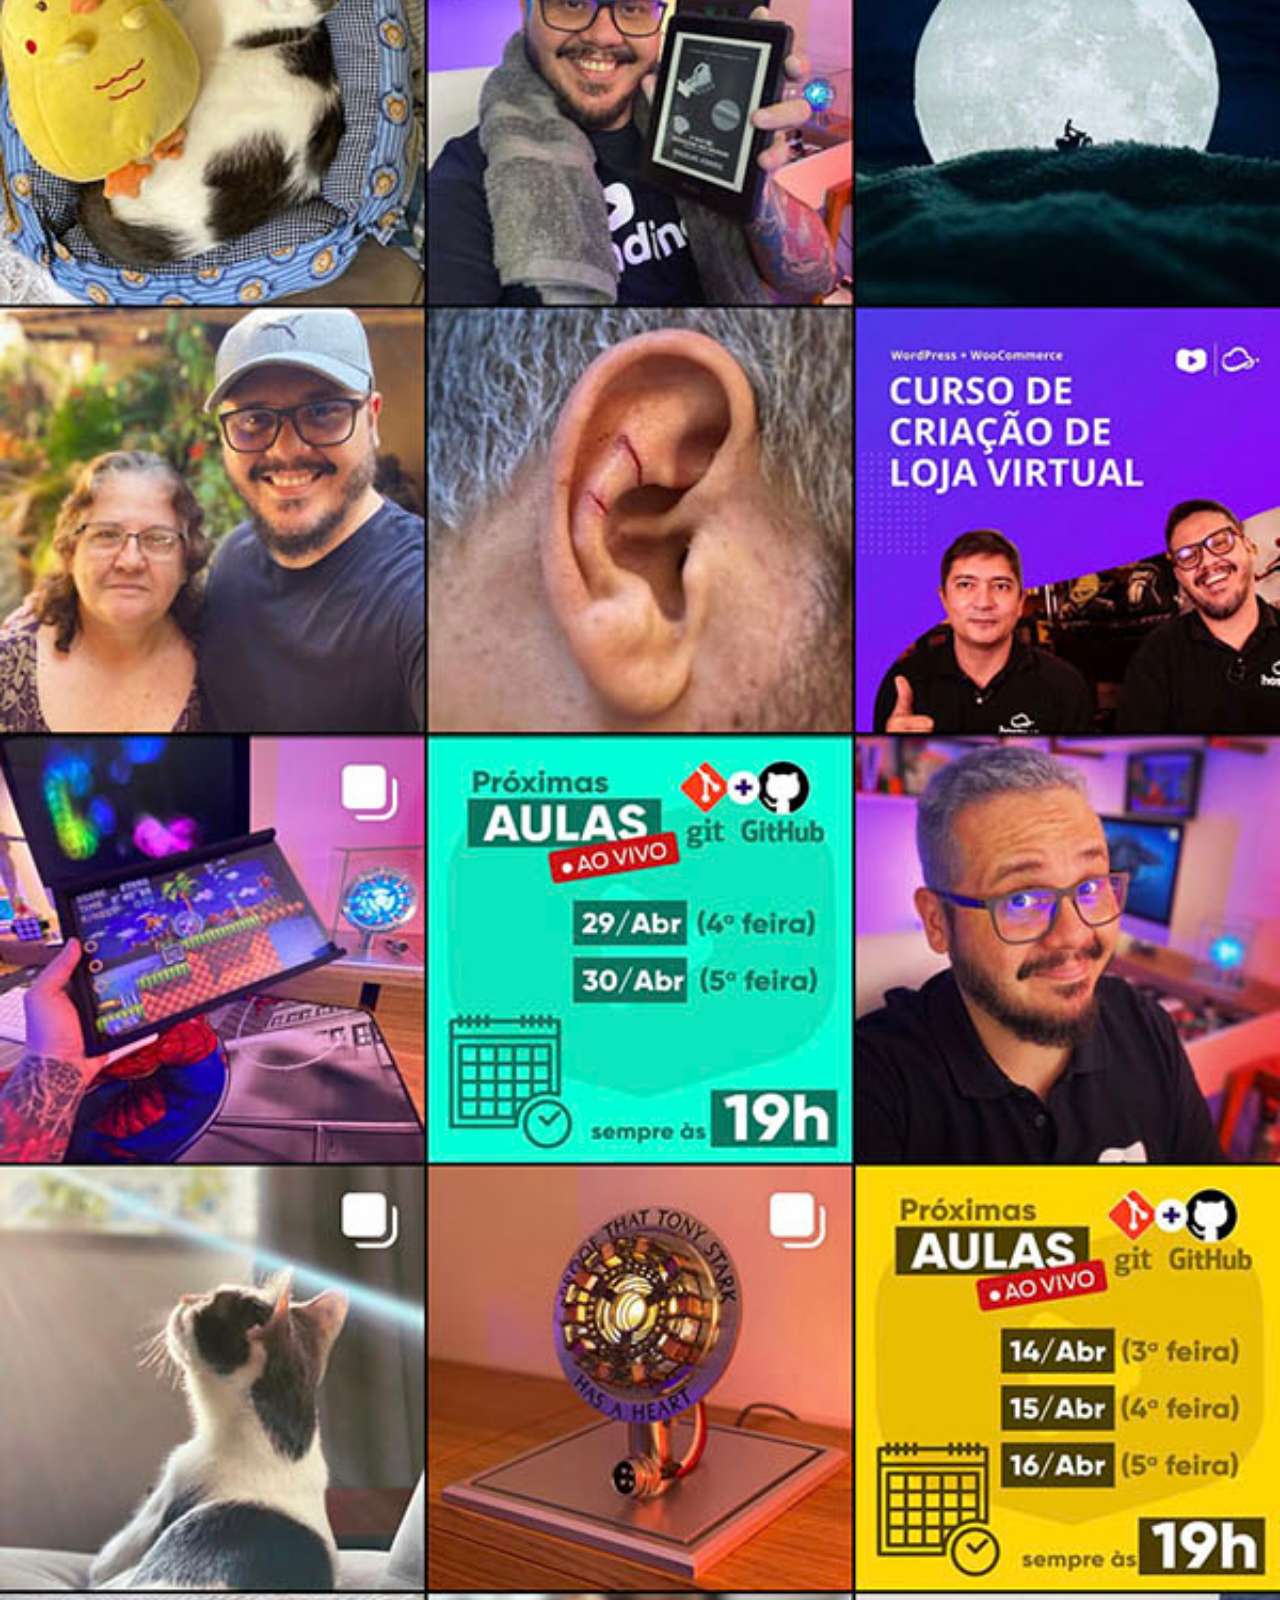
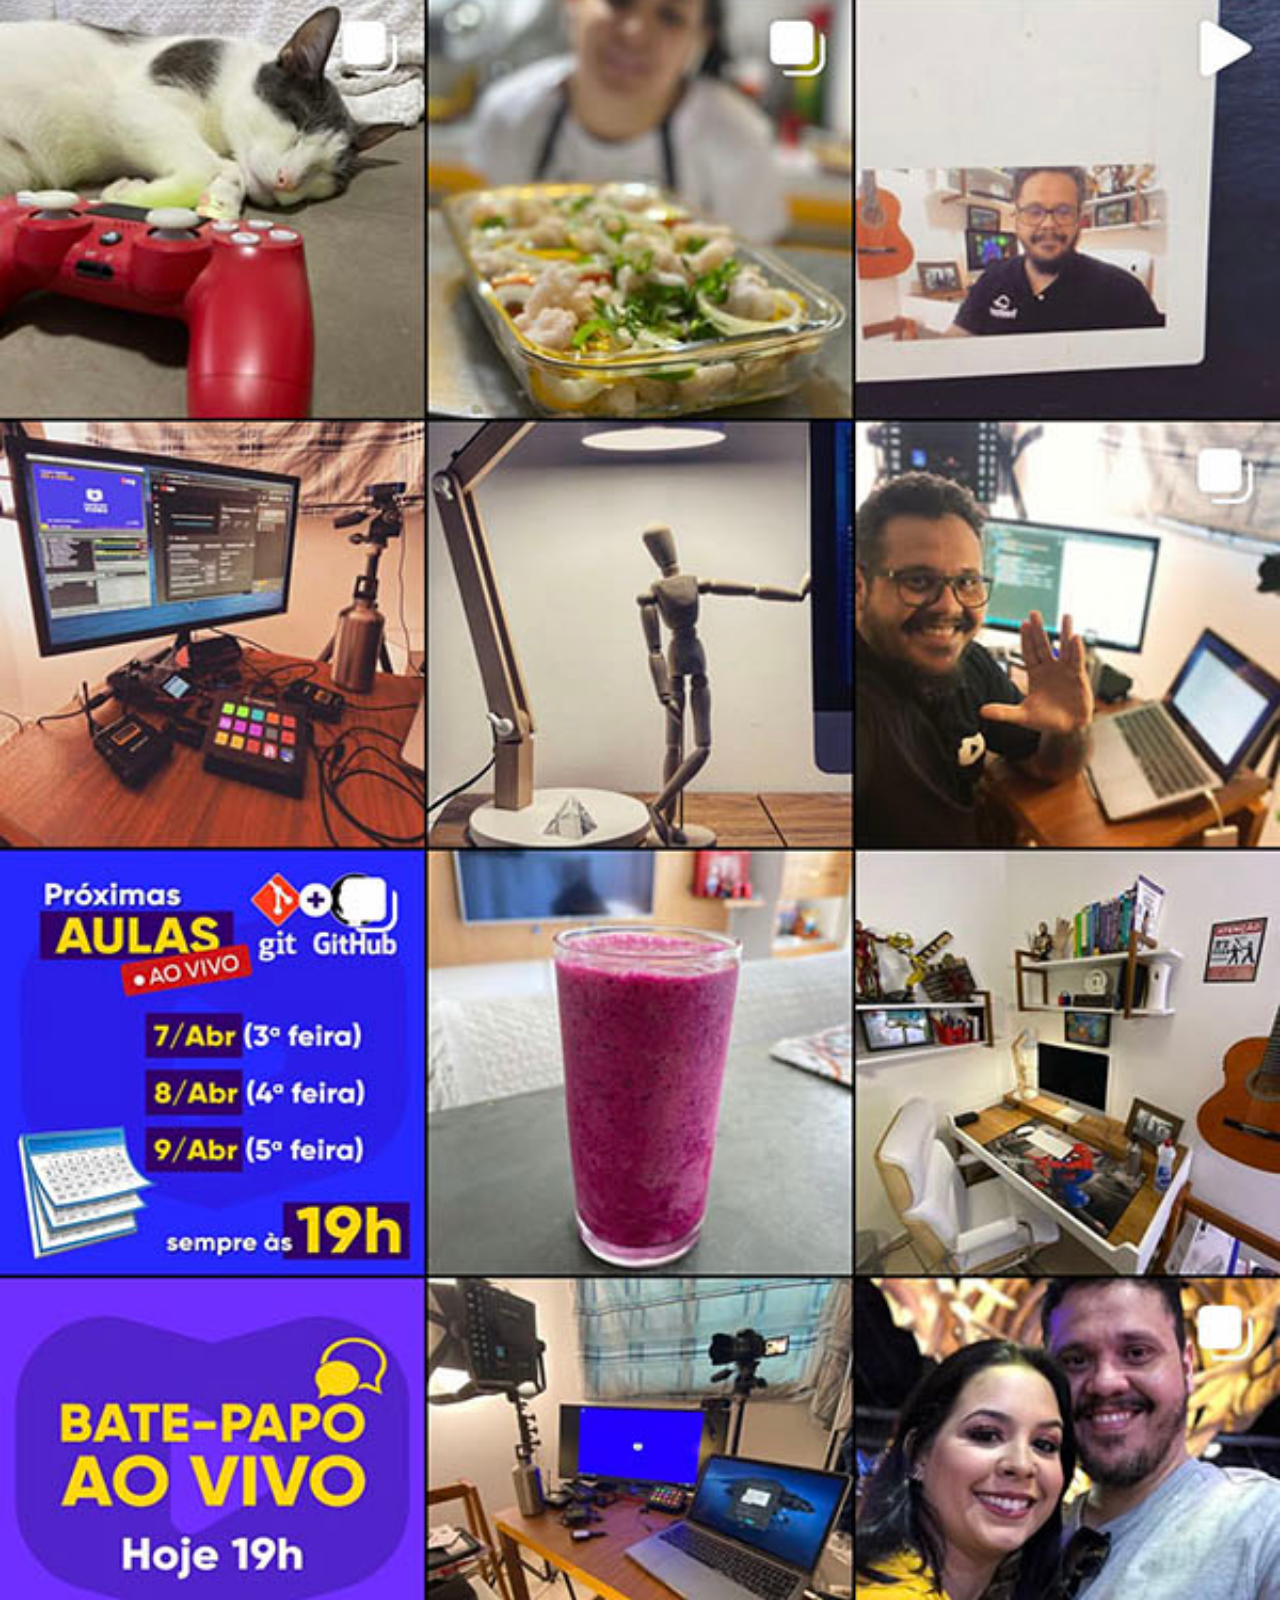
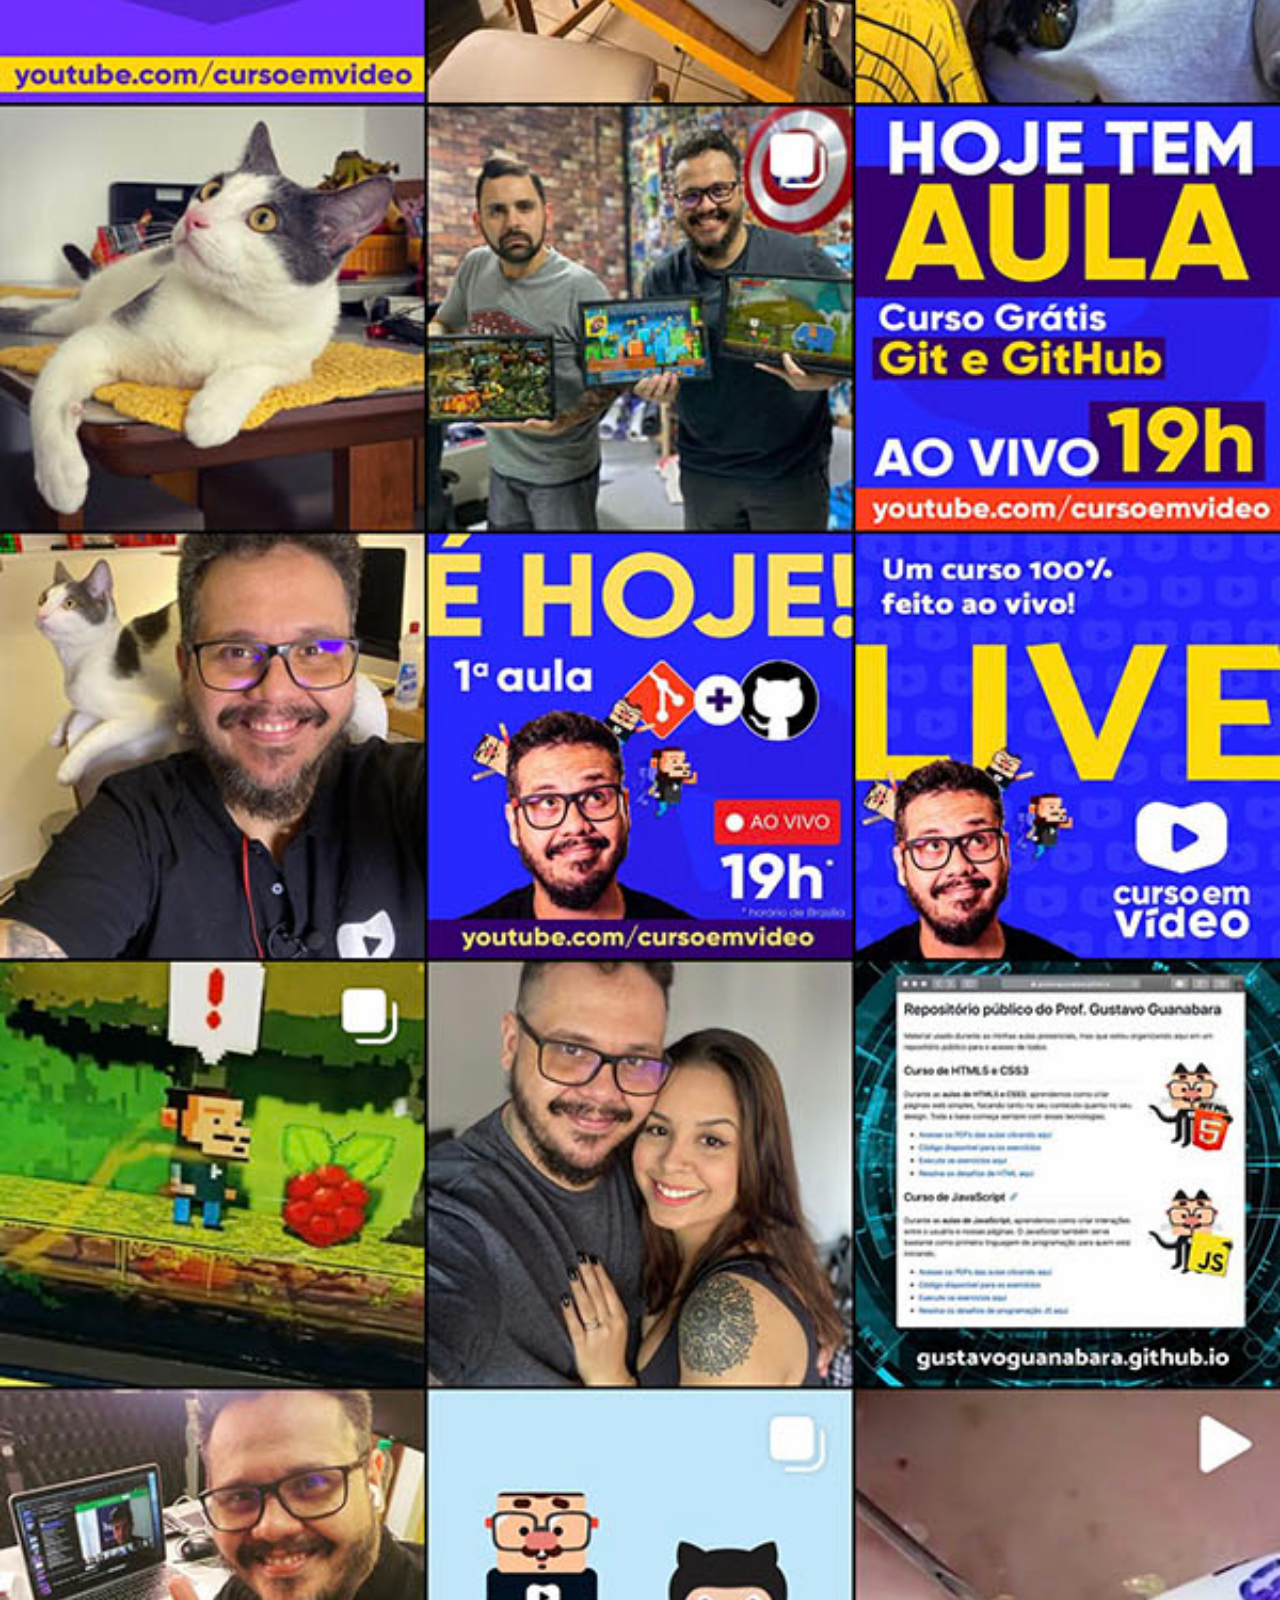
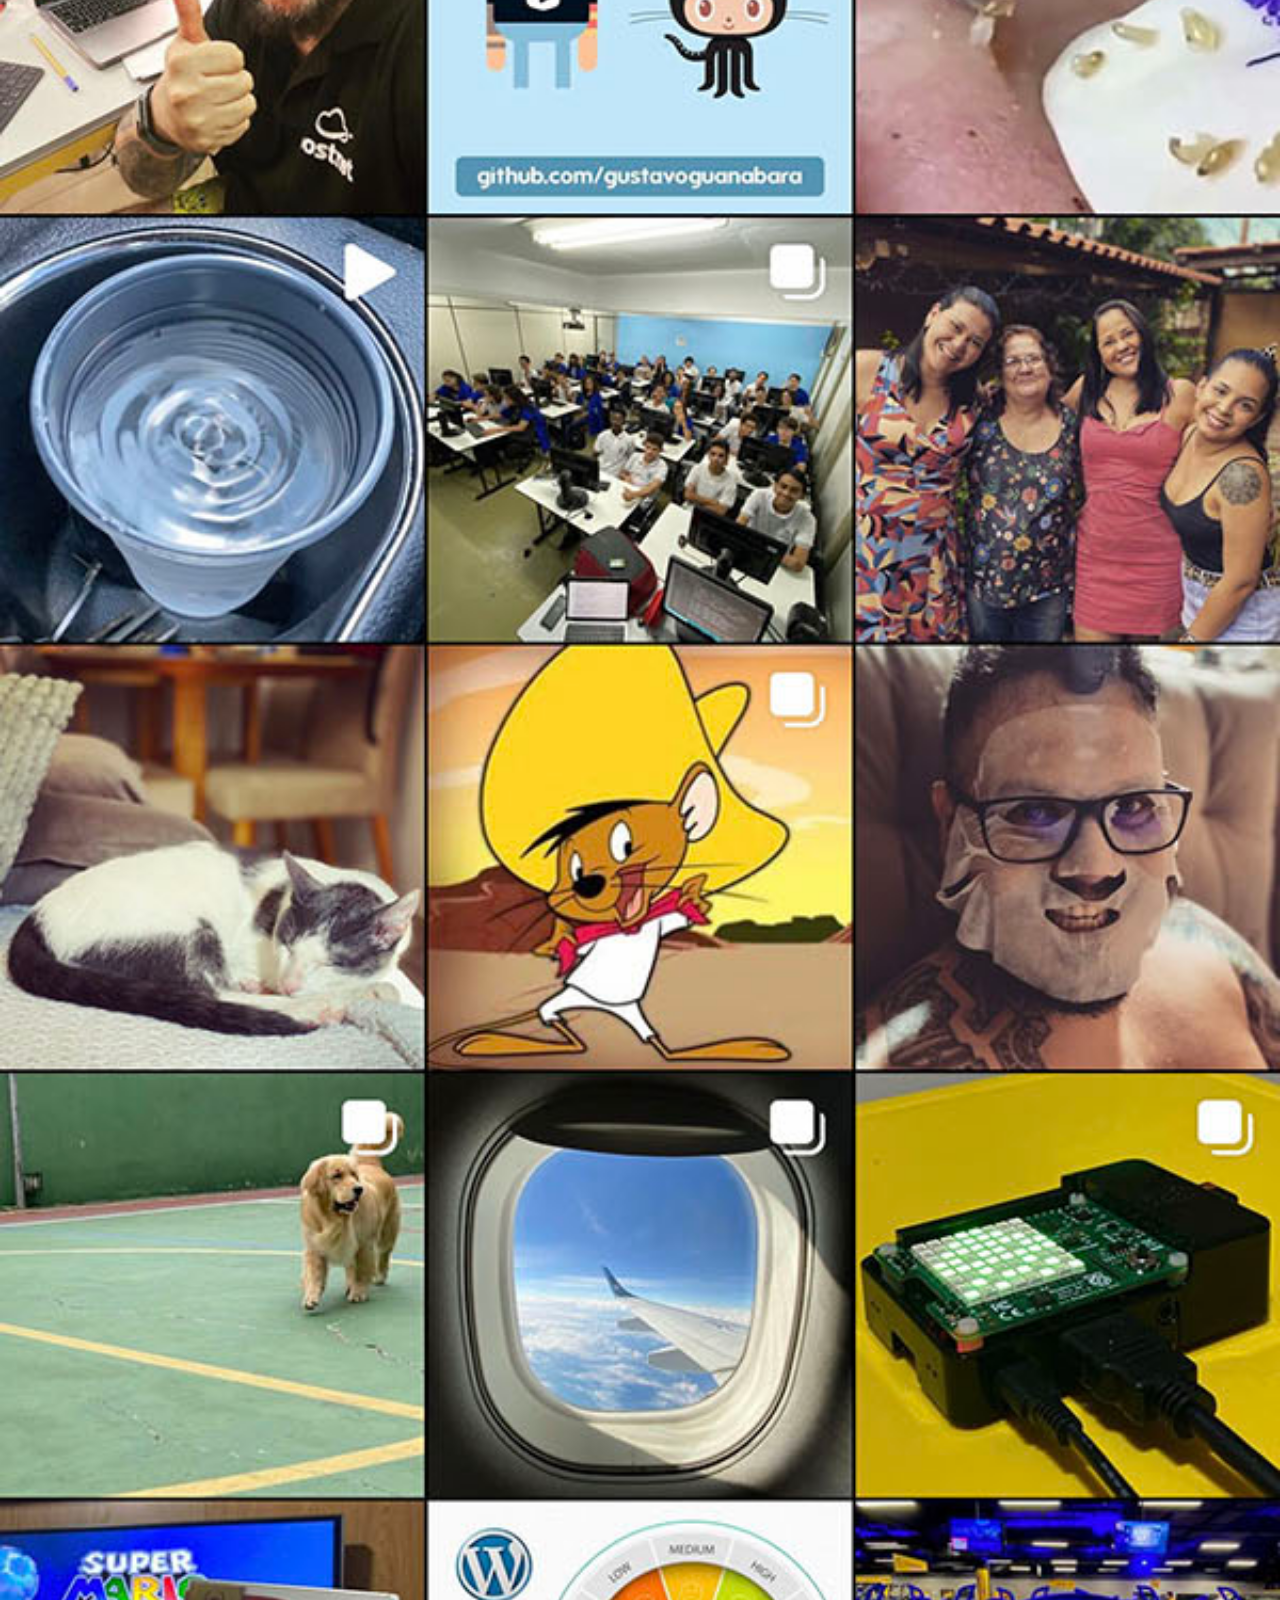
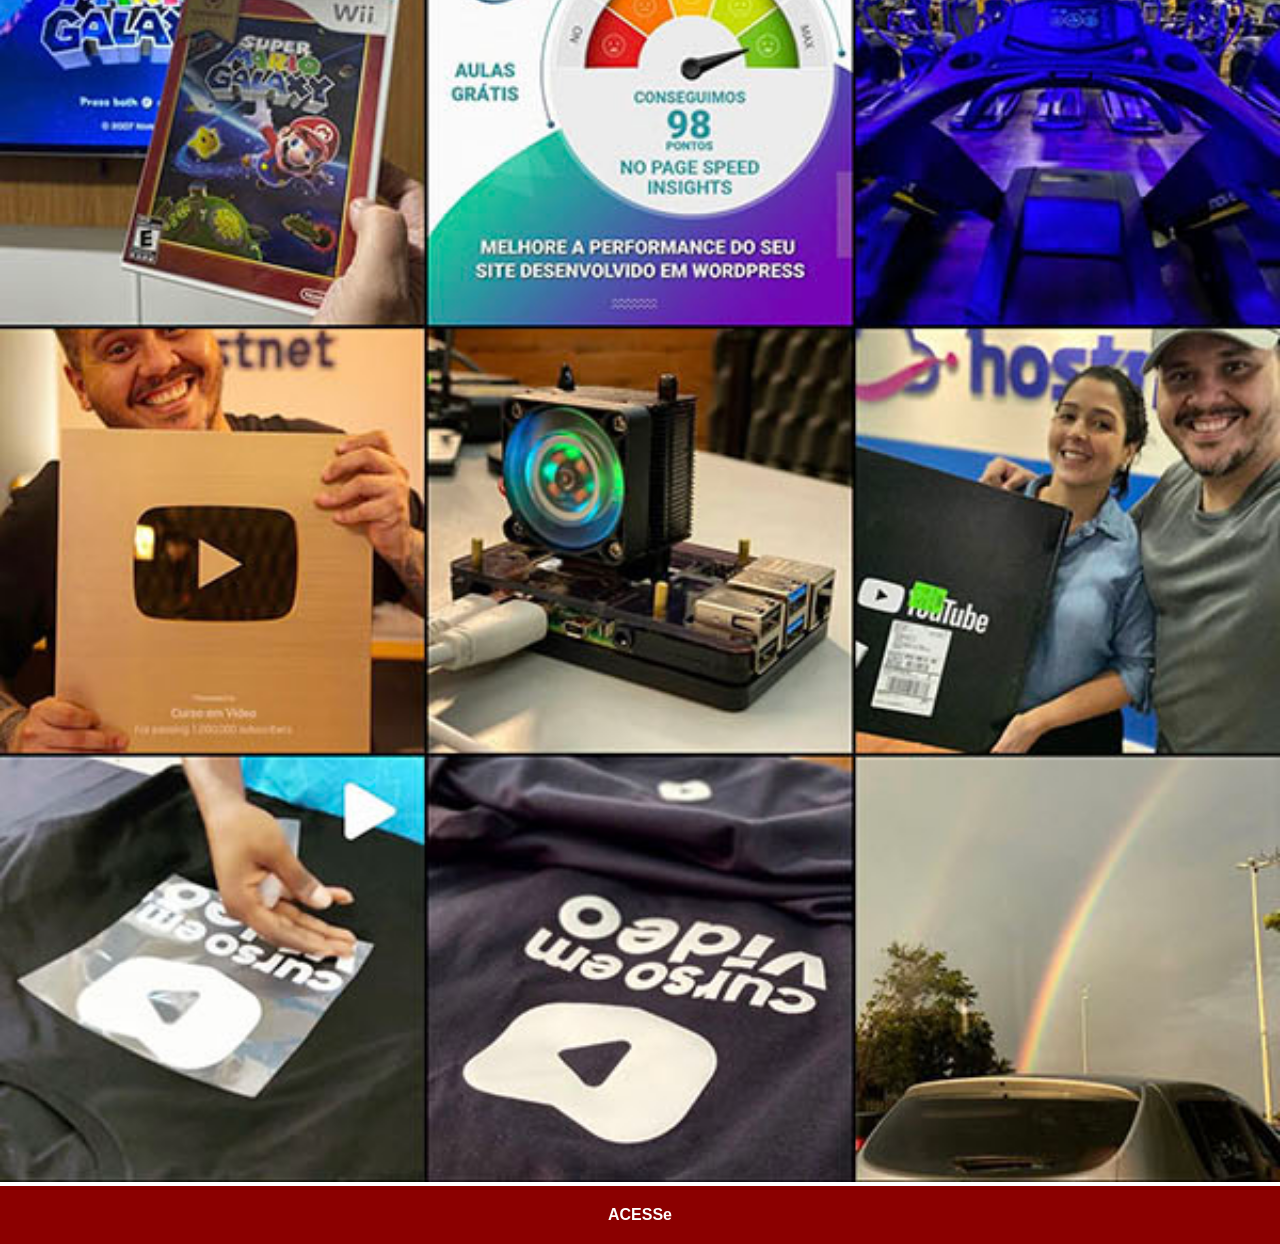
<file: instagram.html>
<!DOCTYPE html>
<html lang="pt-br">
<head>
    <meta charset="UTF-8">
    <meta name="viewport" content="width=device-width, initial-scale=1.0">
    <title>Instagram</title>
    <link rel="stylesheet" href="estilos/social.css">
</head>
<body>
    <img src="imagens/tela-instagram.jpg" alt="Instagram">
    <a href="https://www.instagram.com/gustavoguanabara/" target="_blank">ACESSe</a>
</body>
</html>
</file>
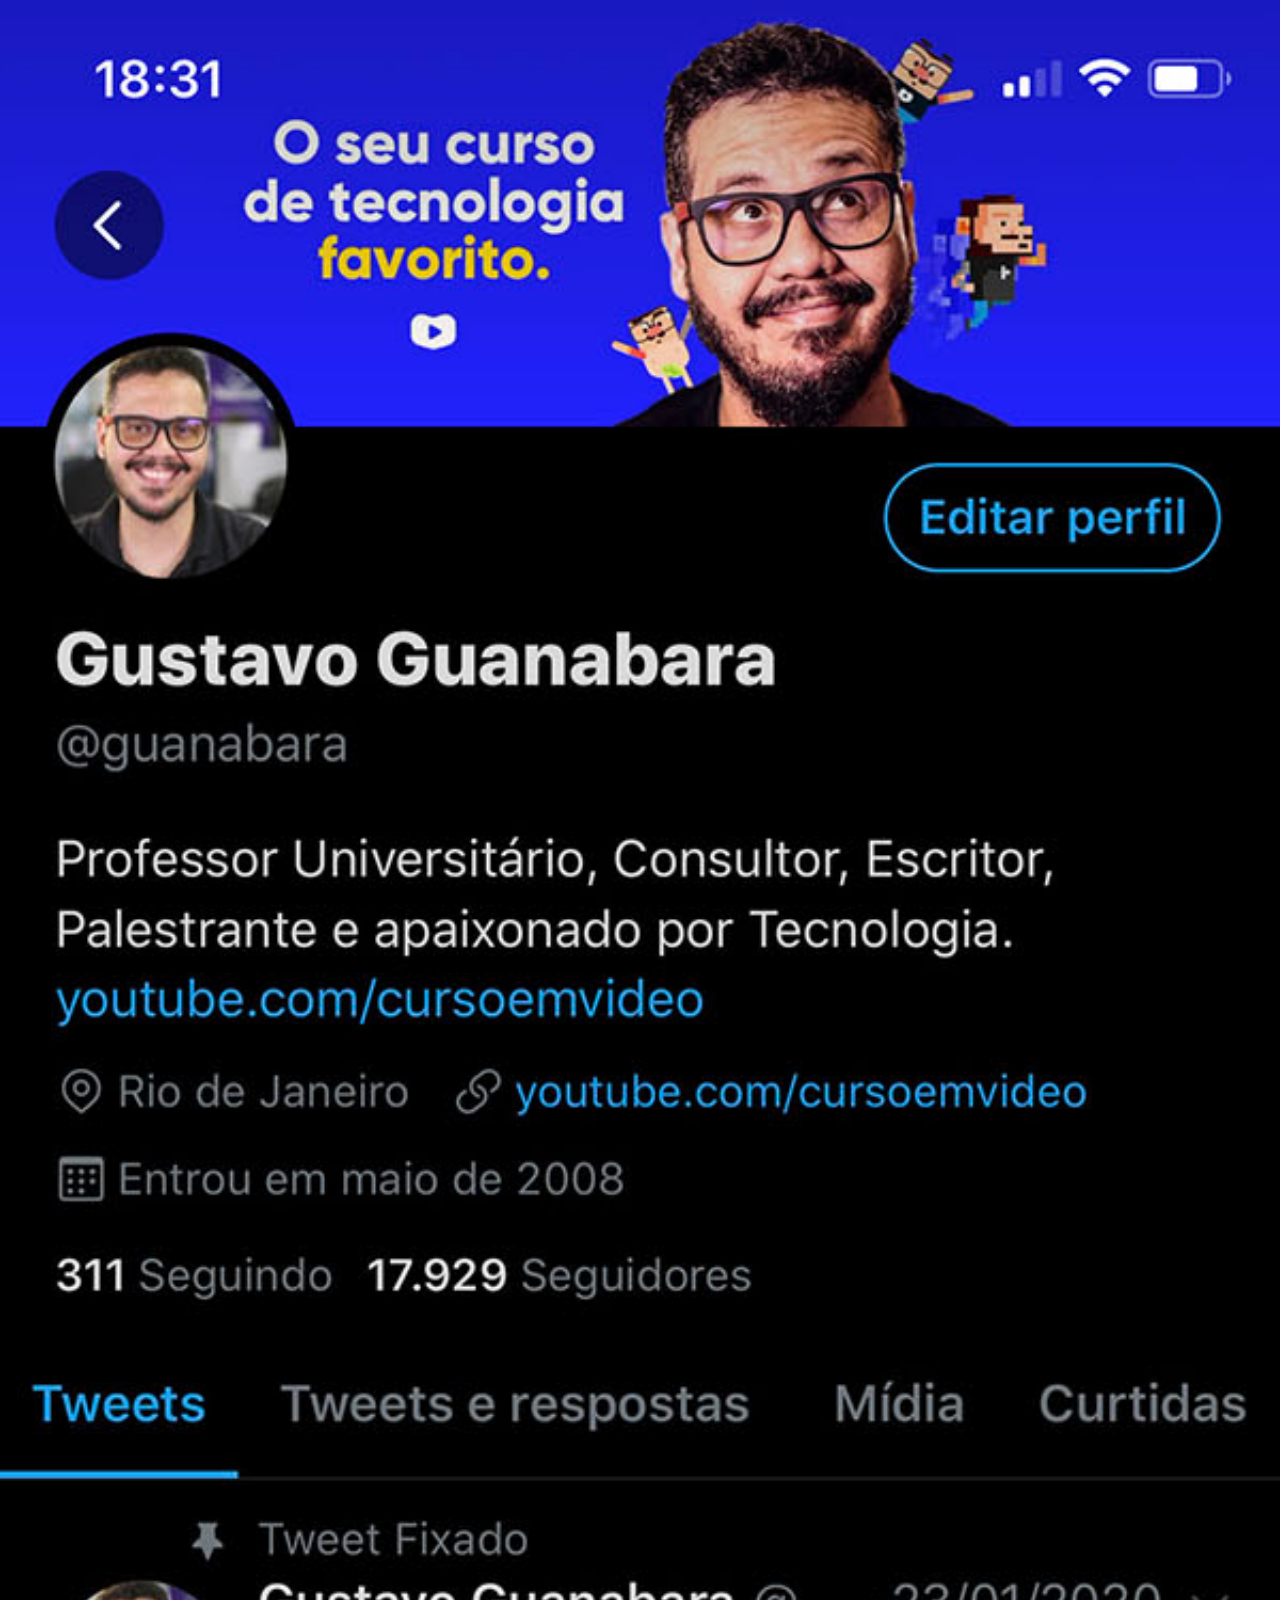
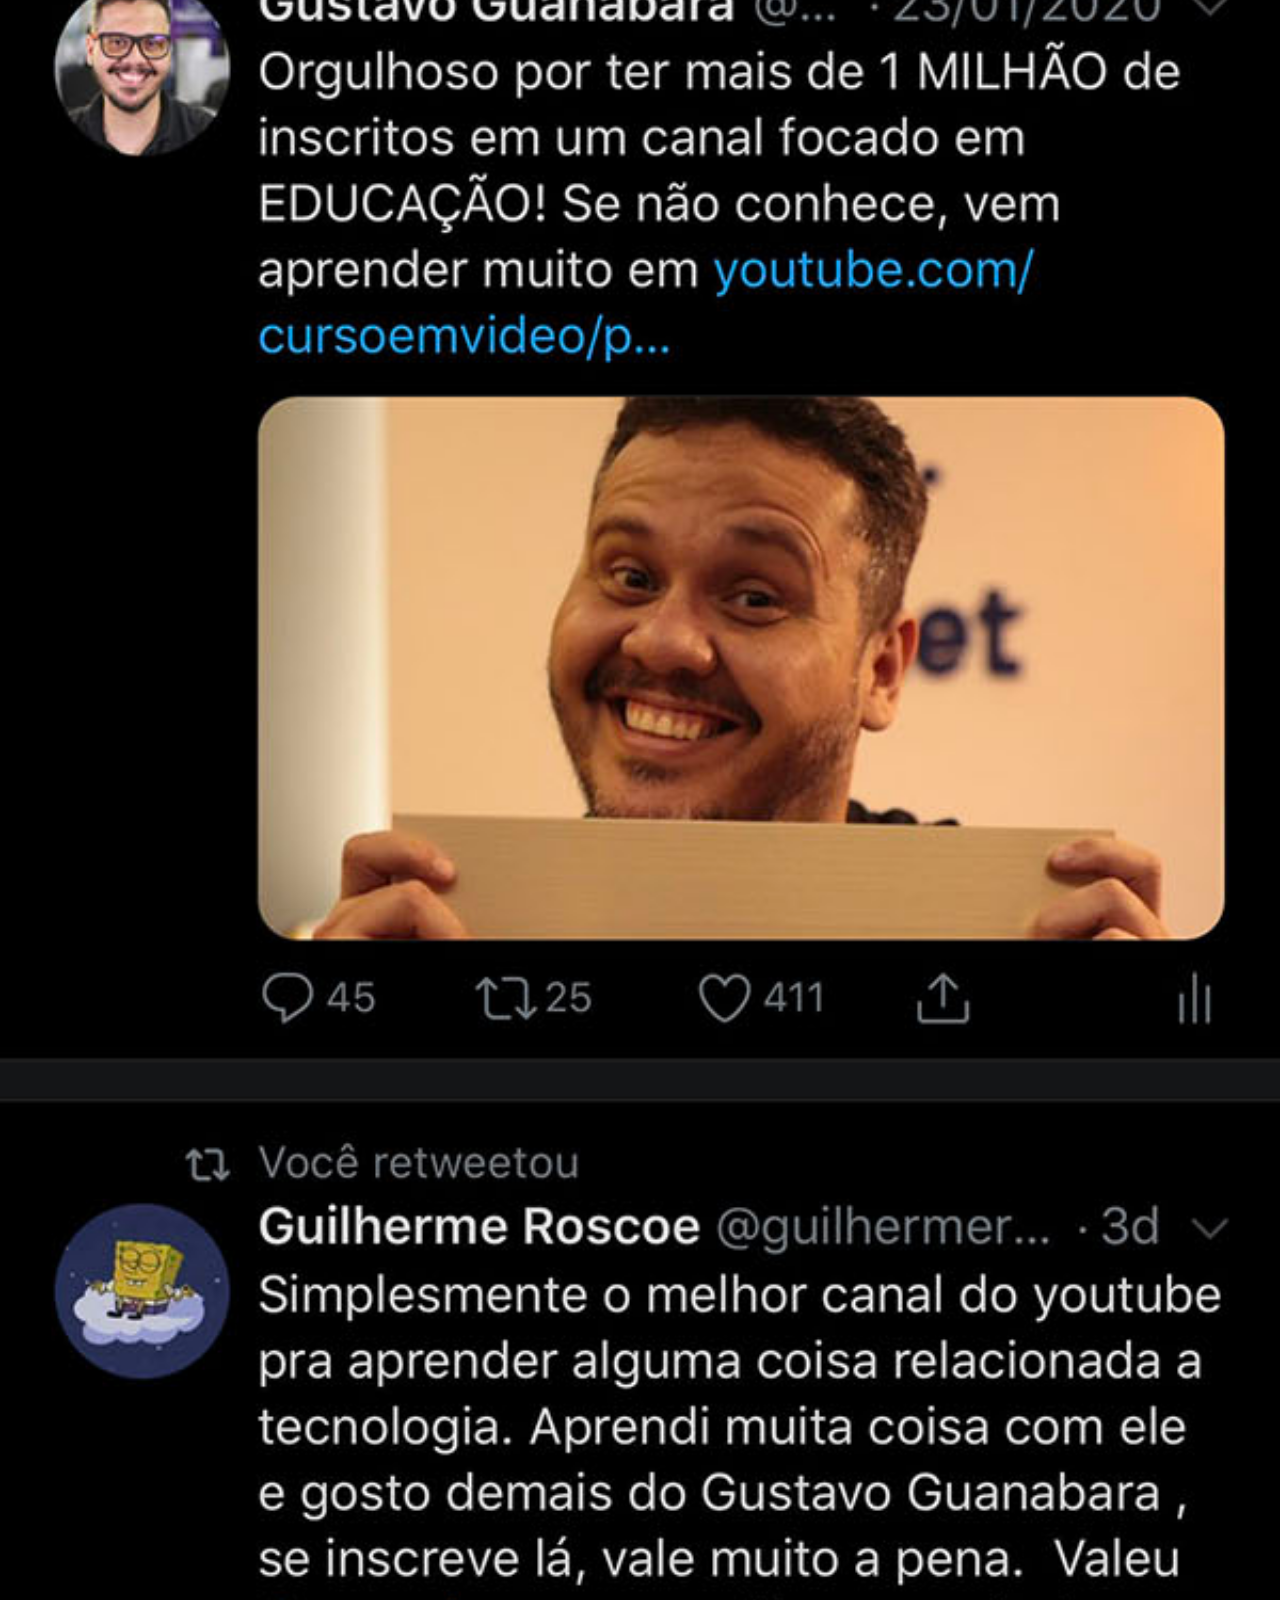
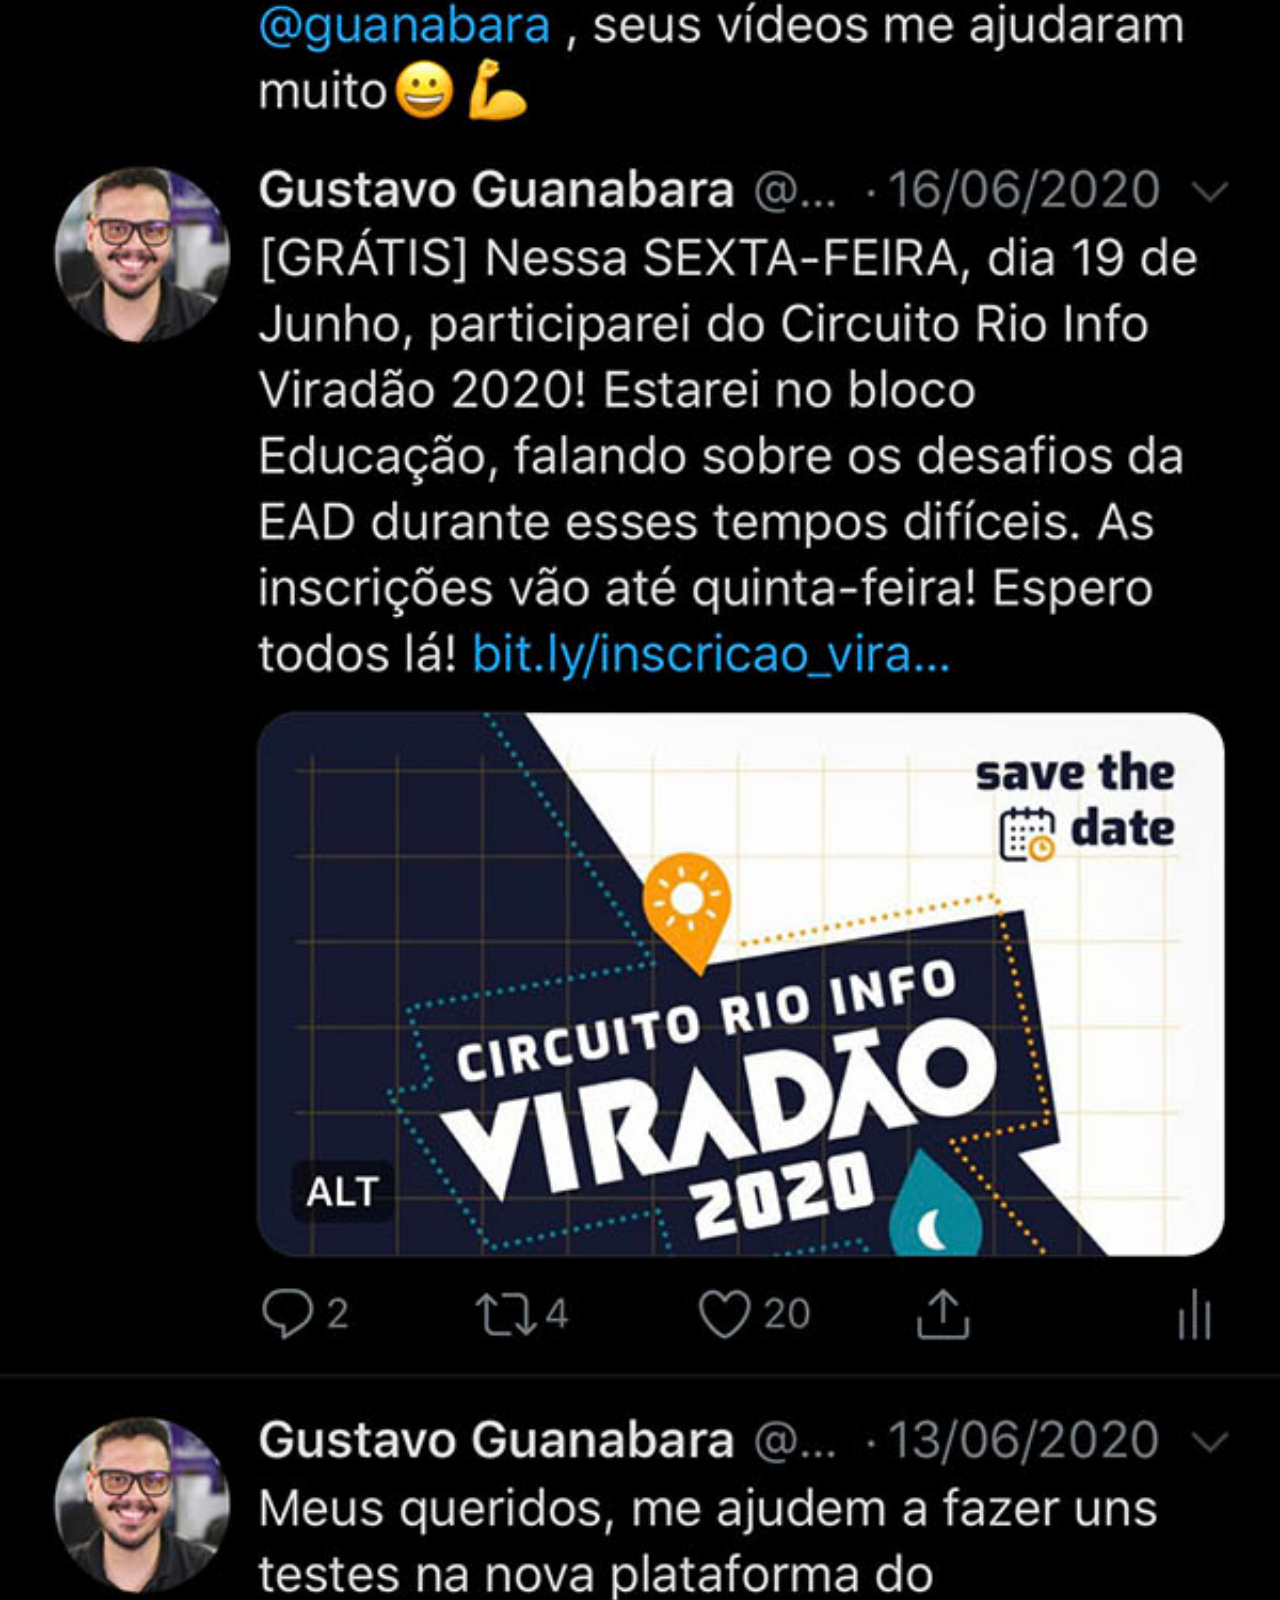
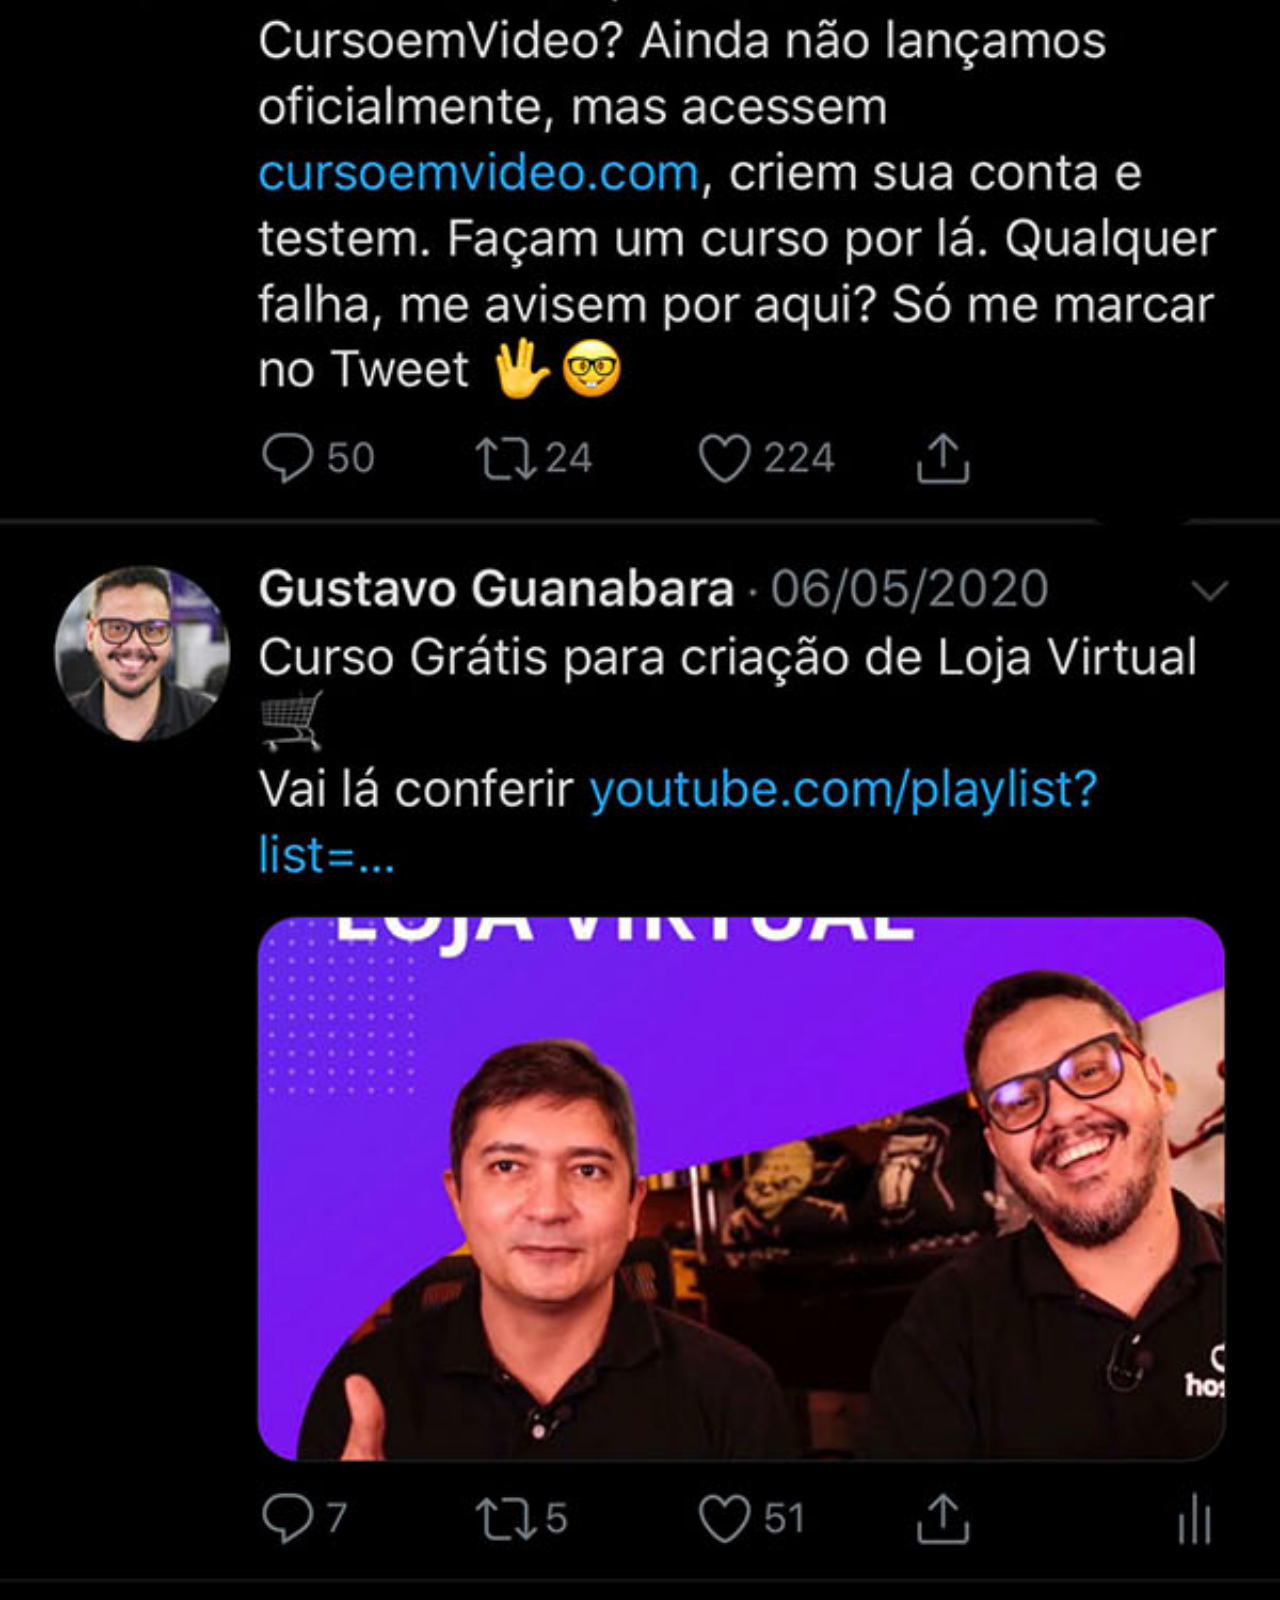
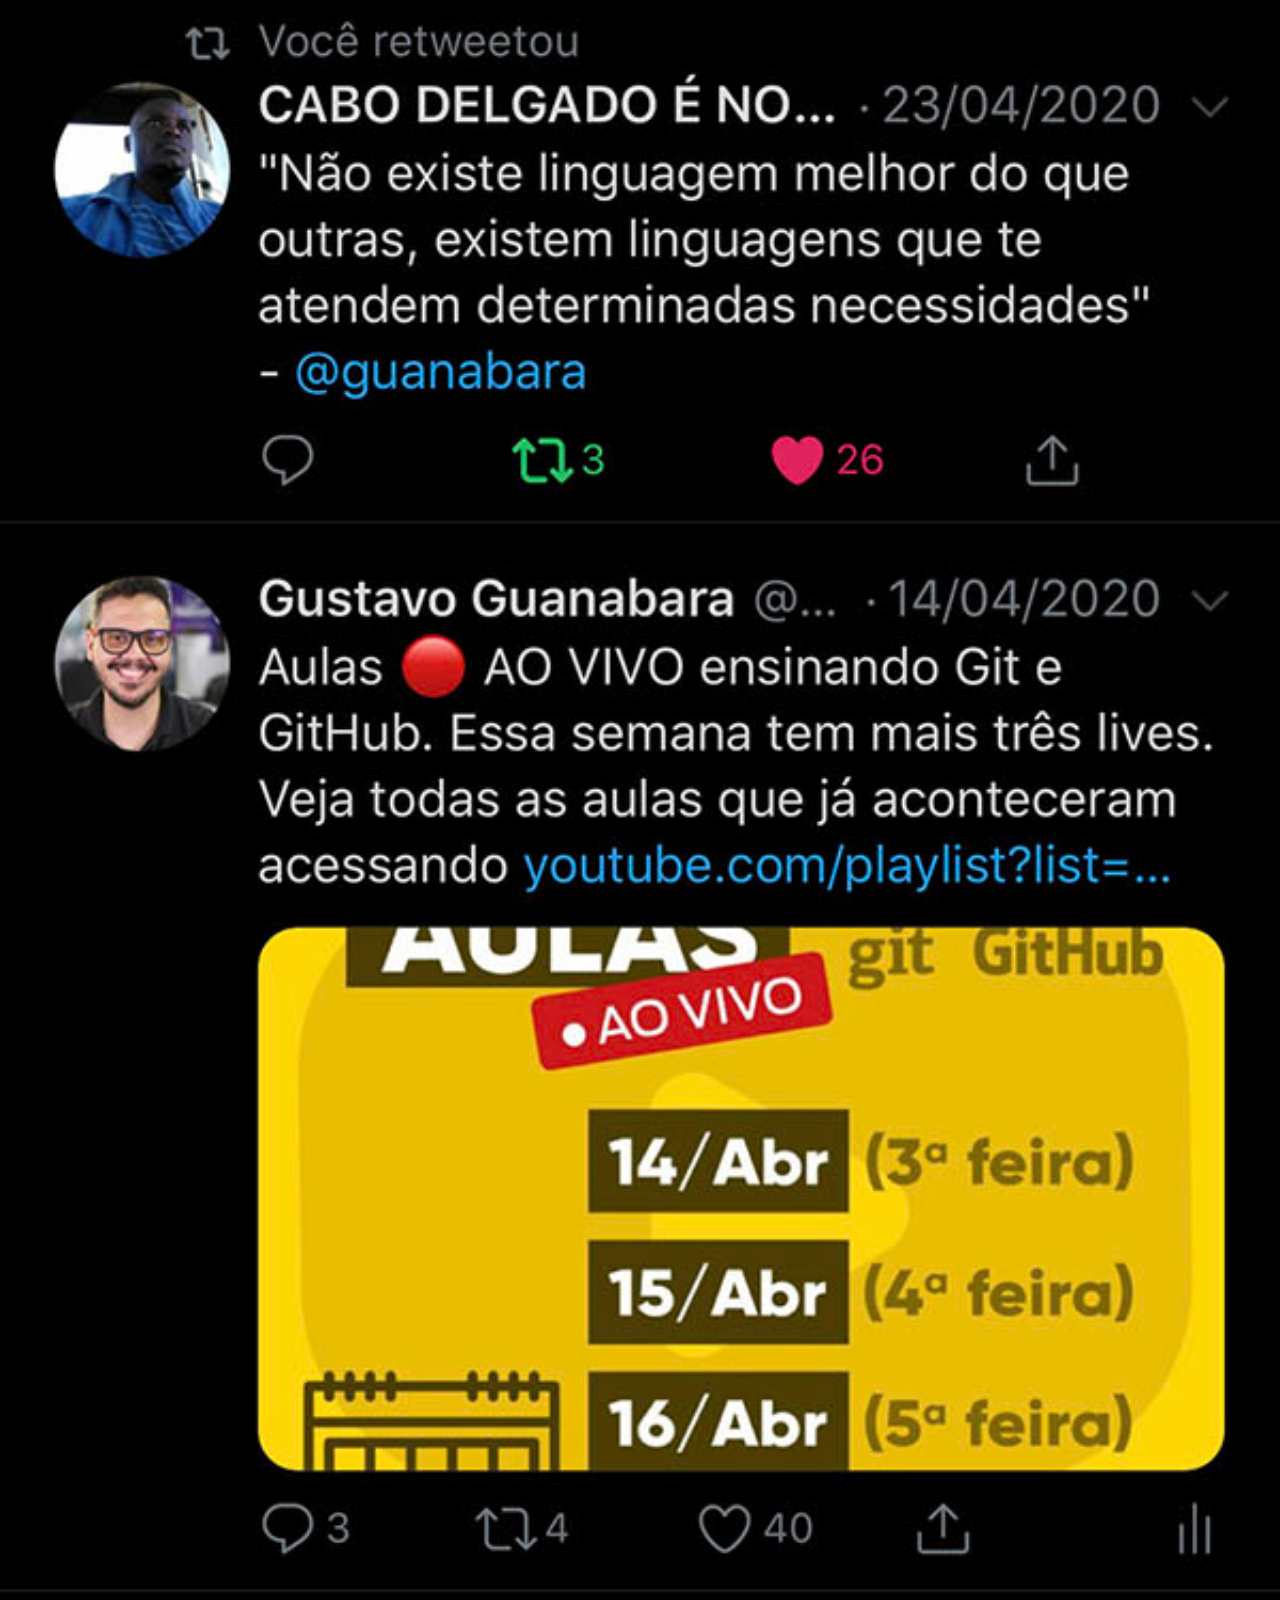
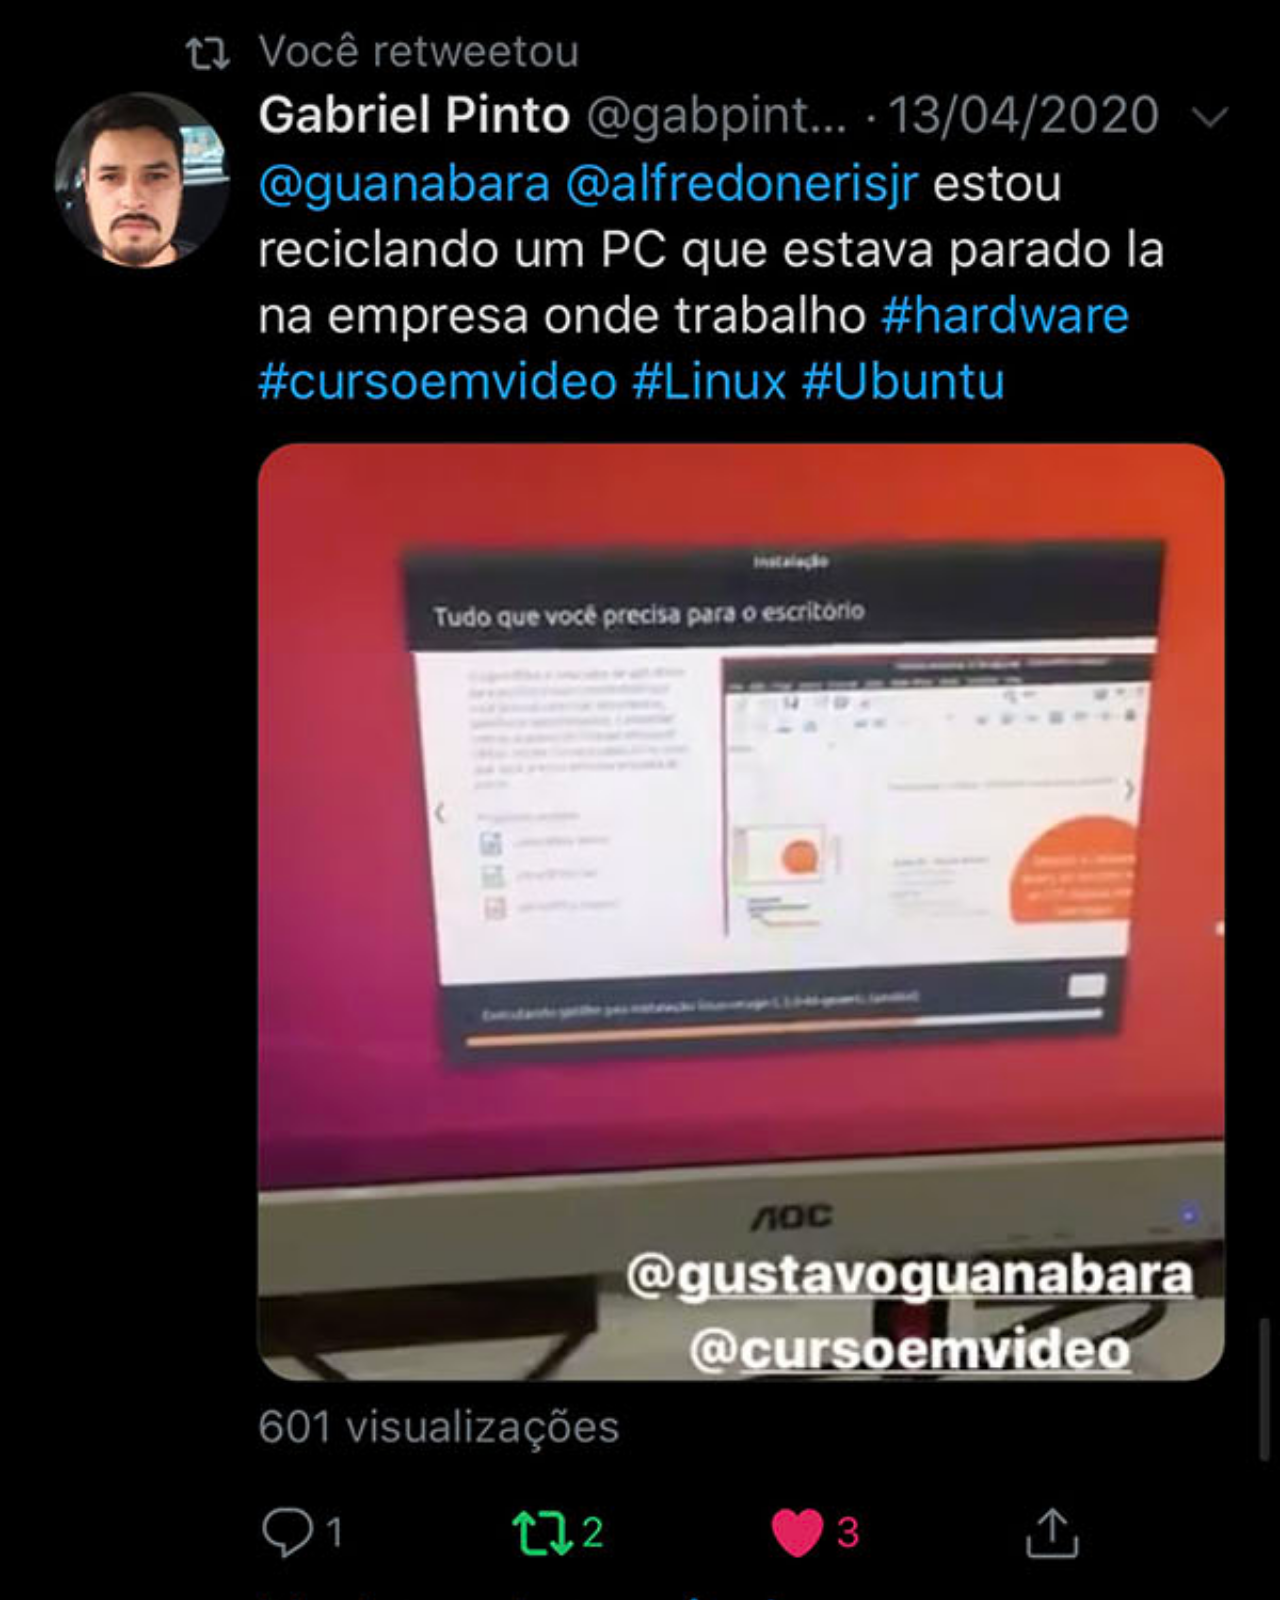
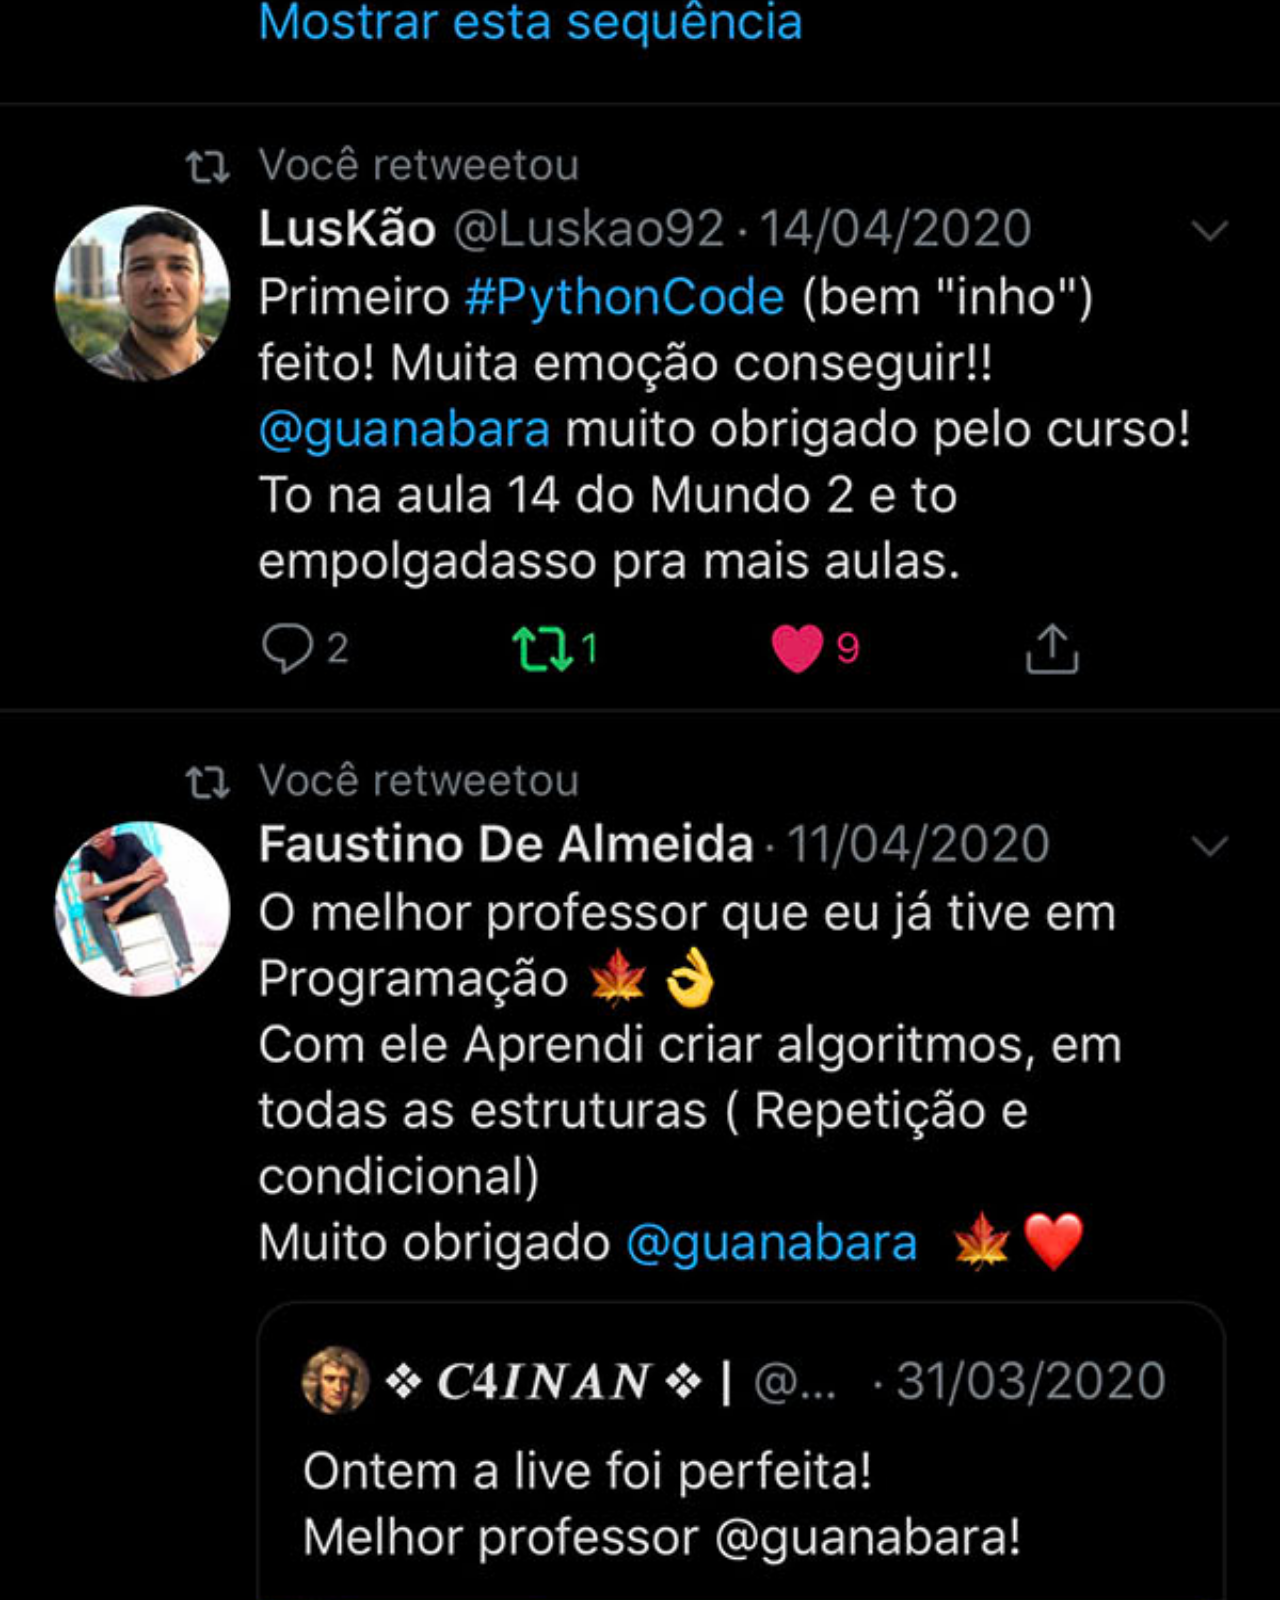
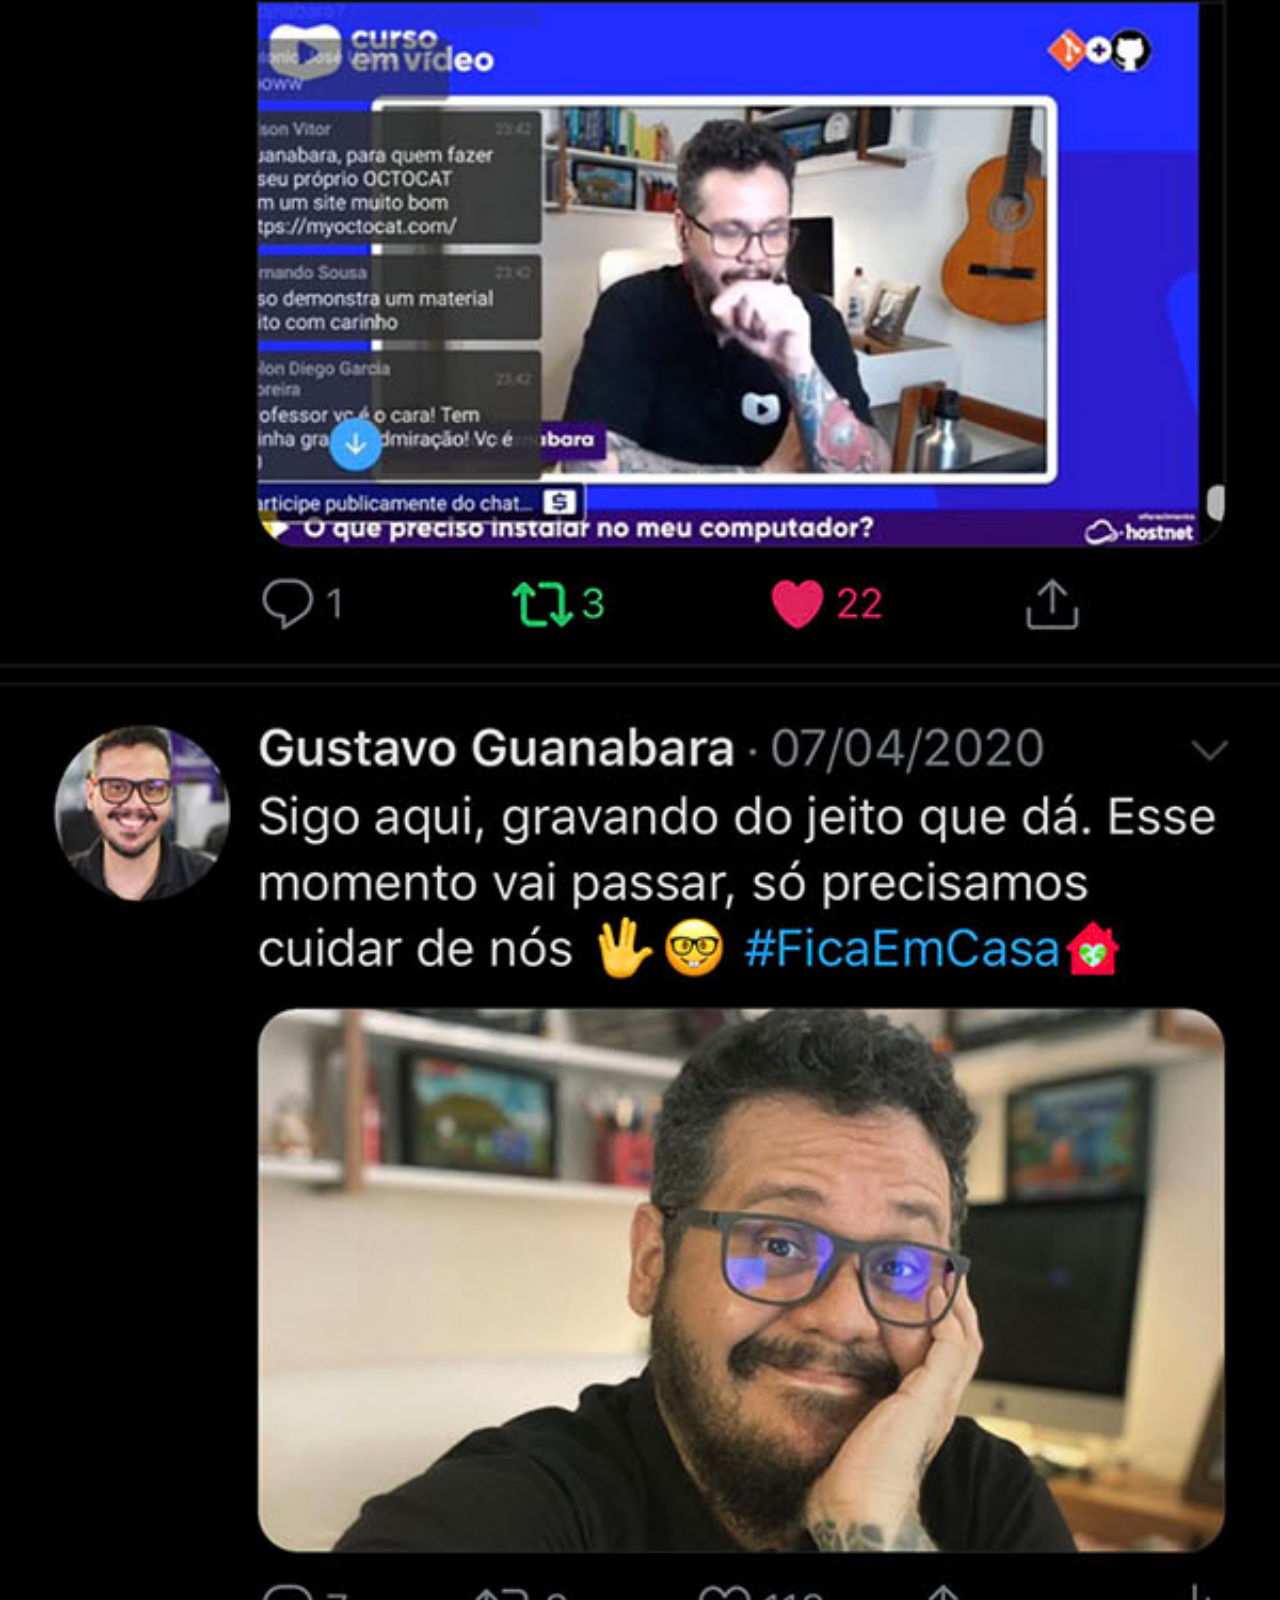
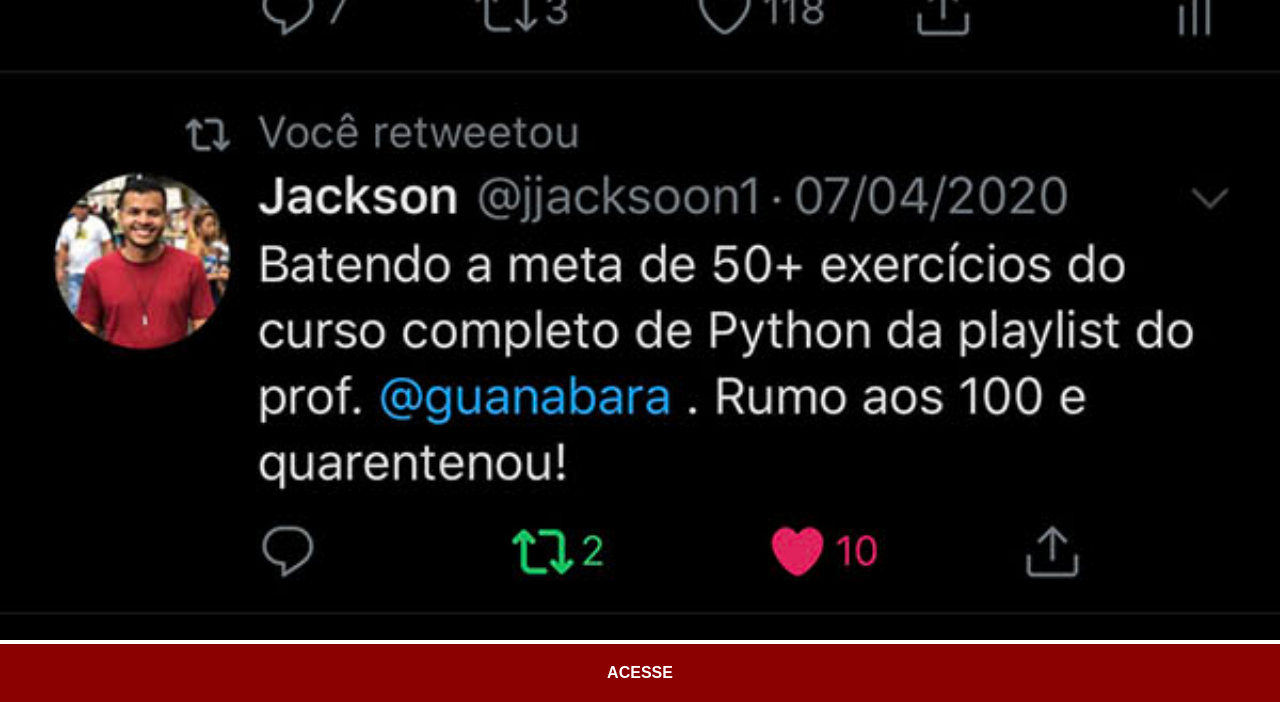
<file: twitter.html>
<!DOCTYPE html>
<html lang="pt-br">
<head>
    <meta charset="UTF-8">
    <meta name="viewport" content="width=device-width, initial-scale=1.0">
    <title>Twitter</title>
    <link rel="stylesheet" href="estilos/social.css">
</head>
<body>
    <img src="imagens/tela-twitter.jpg" alt="Twitter">
    <a href="https://x.com/guanabara" target="_blank">ACESSE</a>
</body>
</html>
</file>
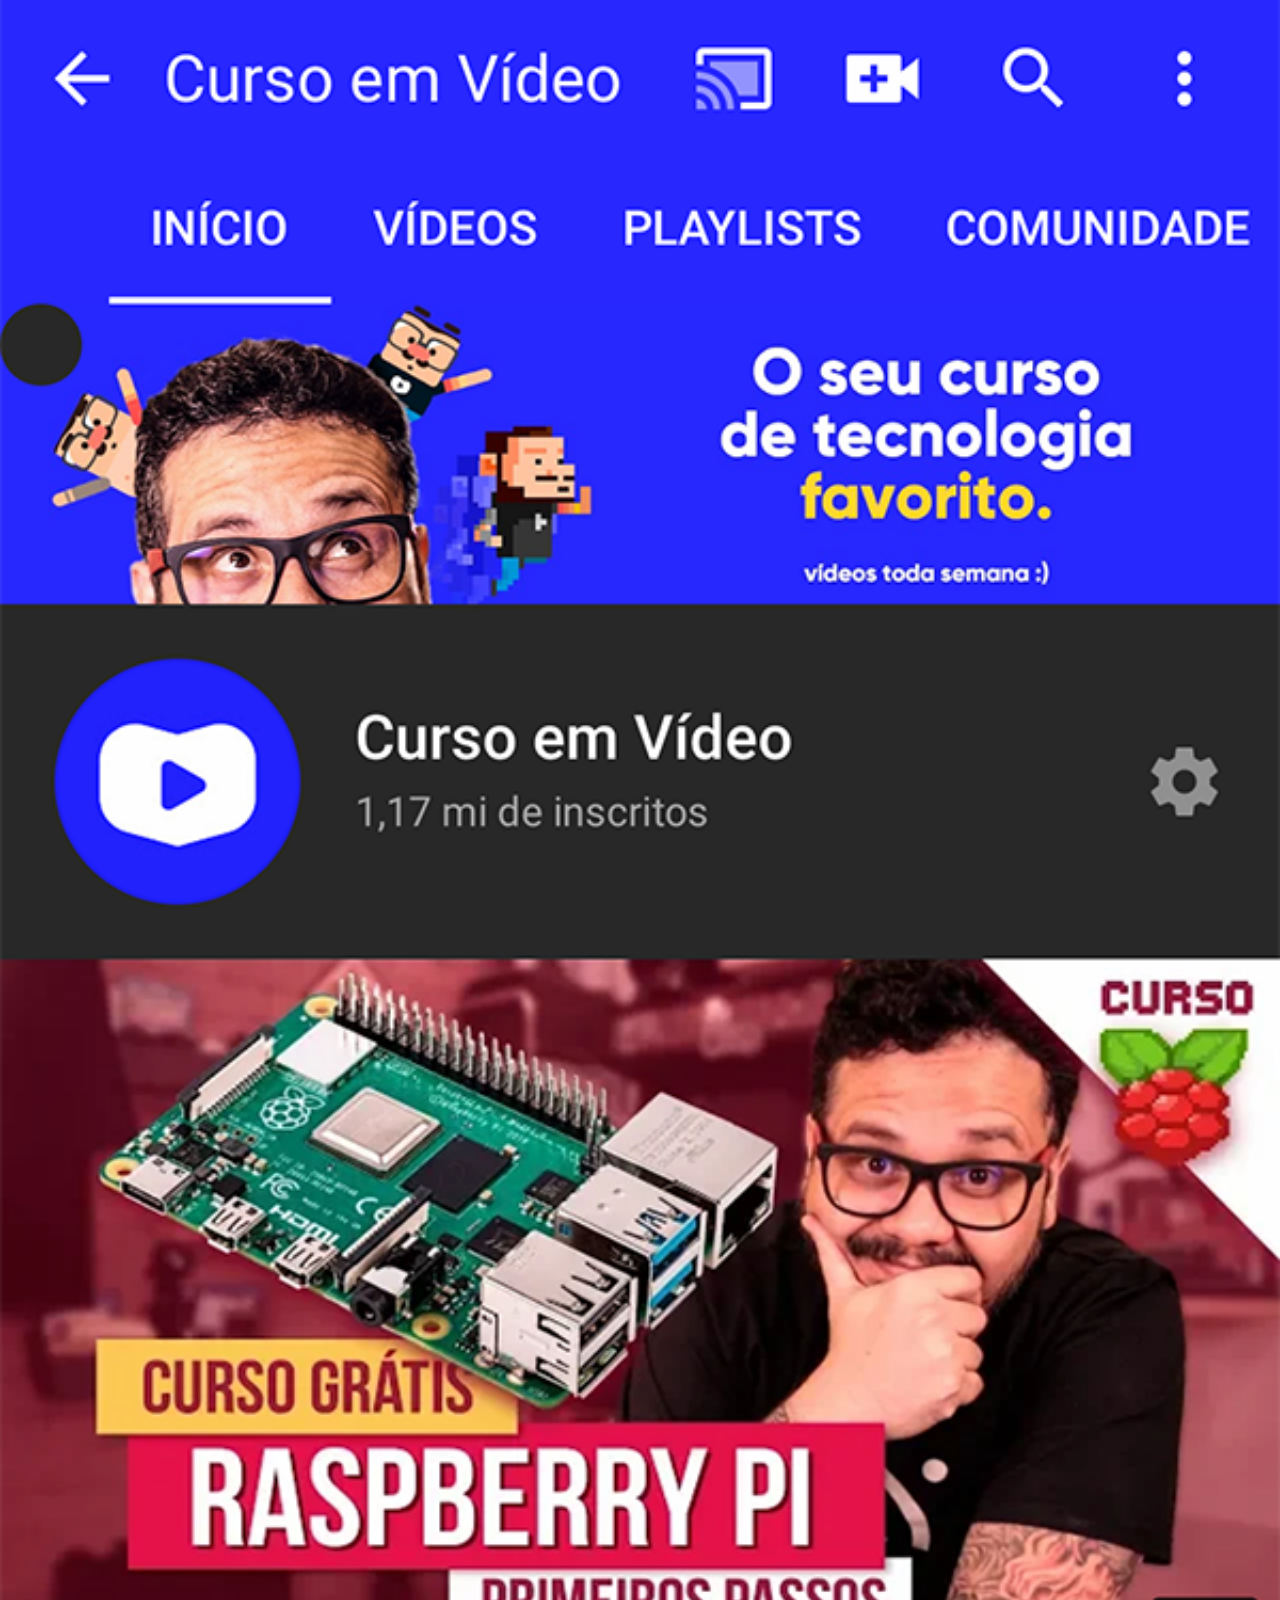
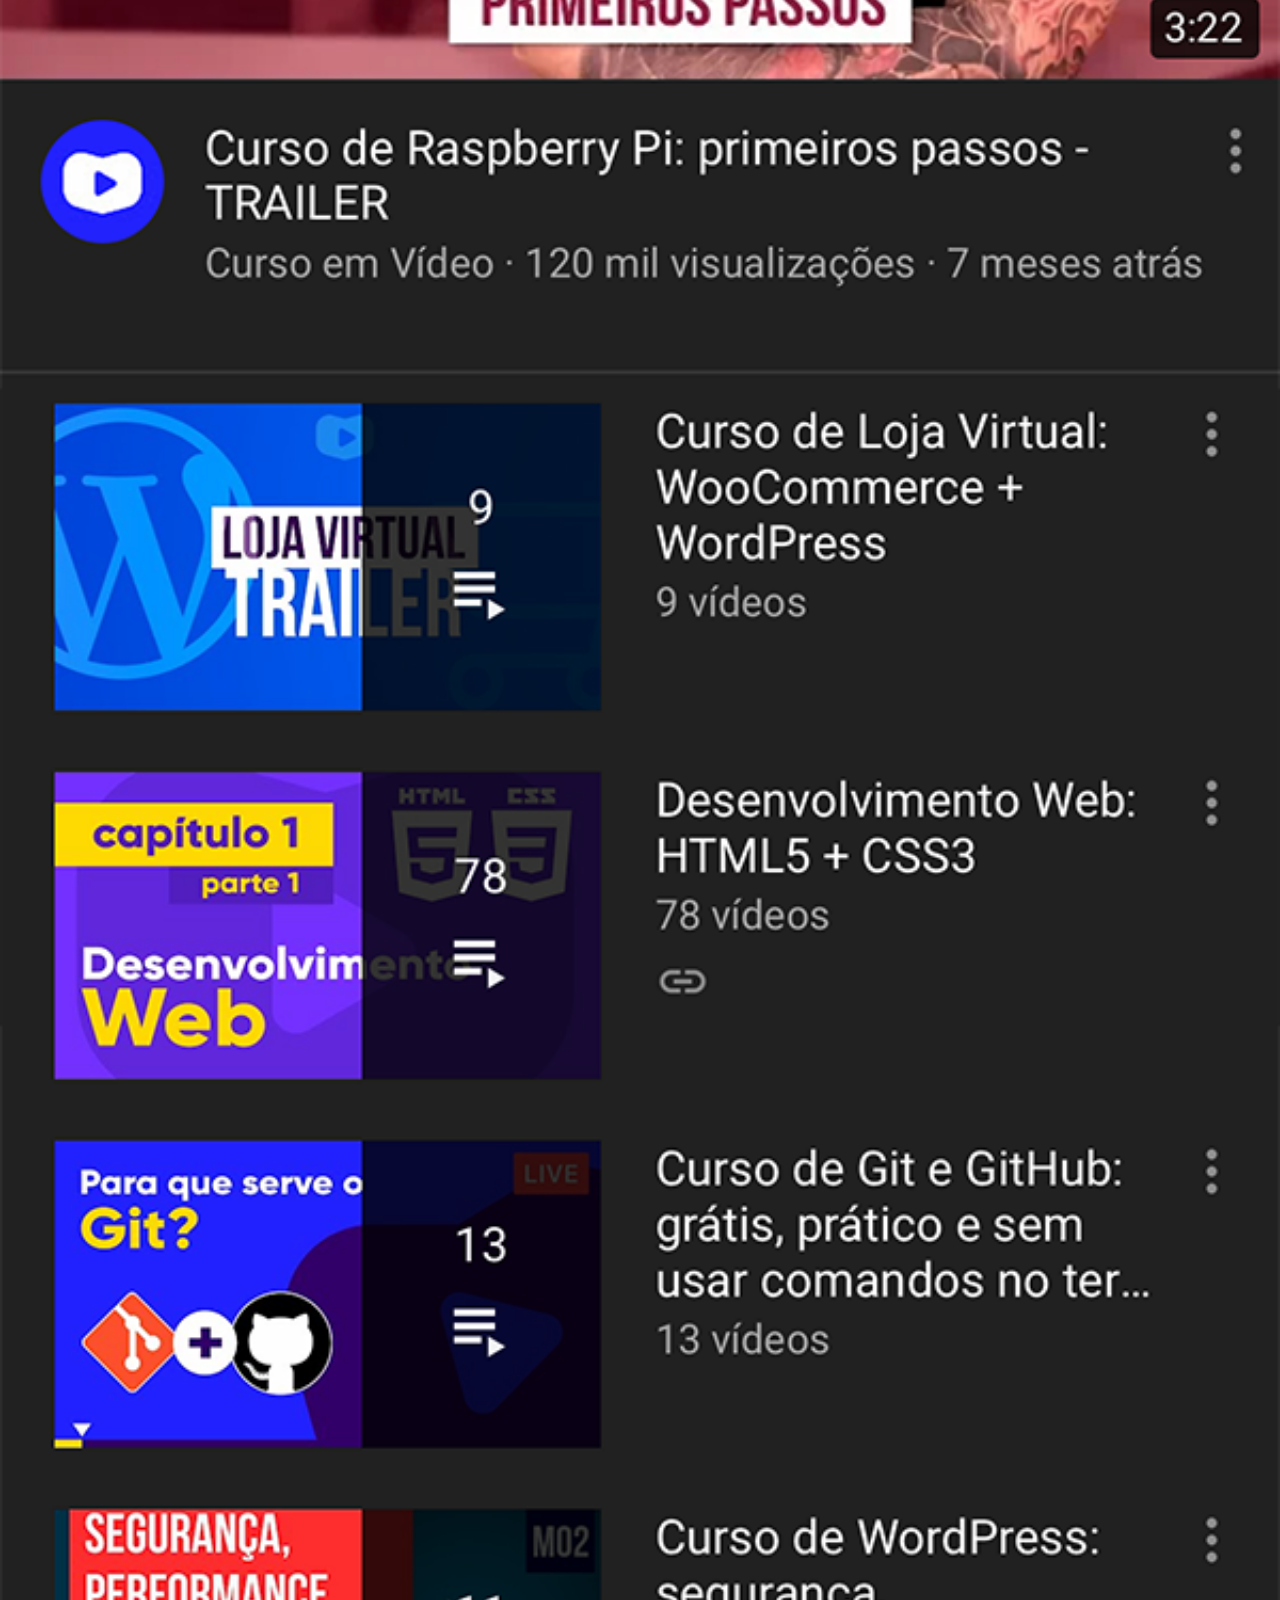
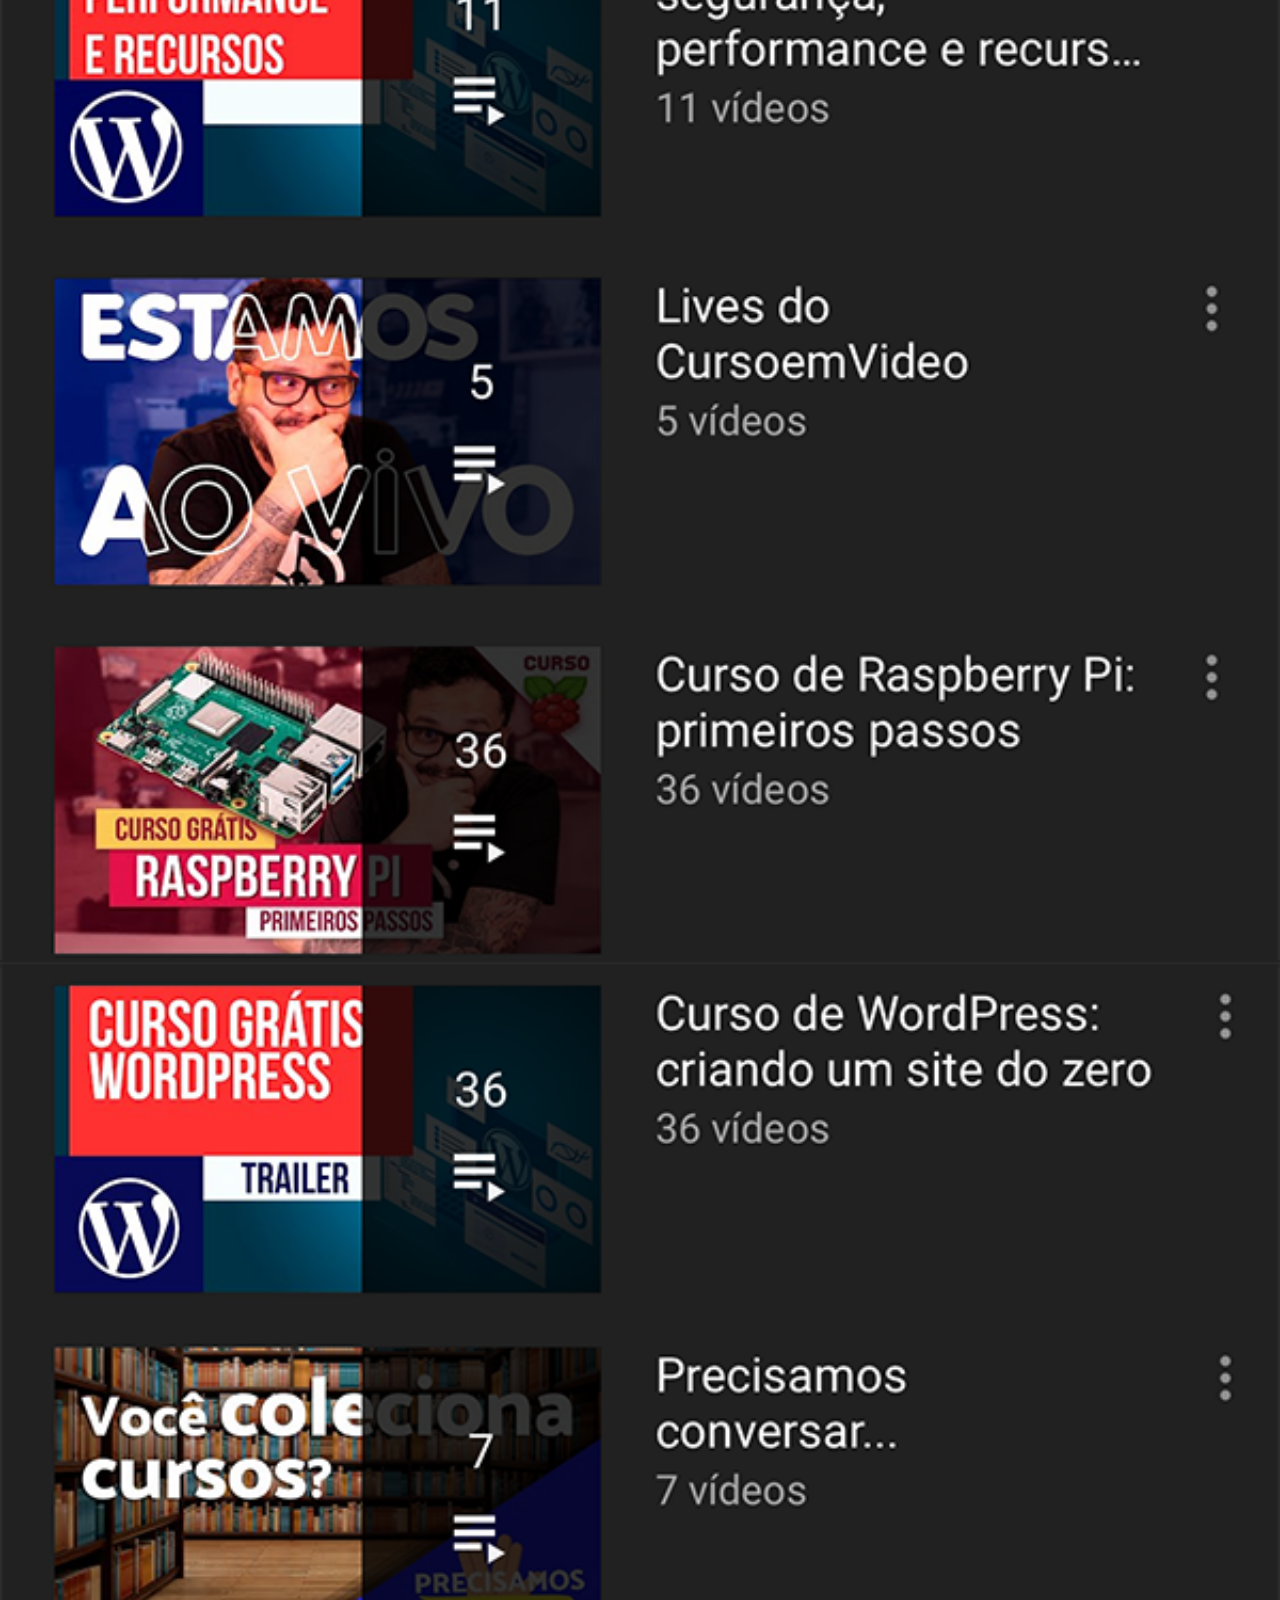
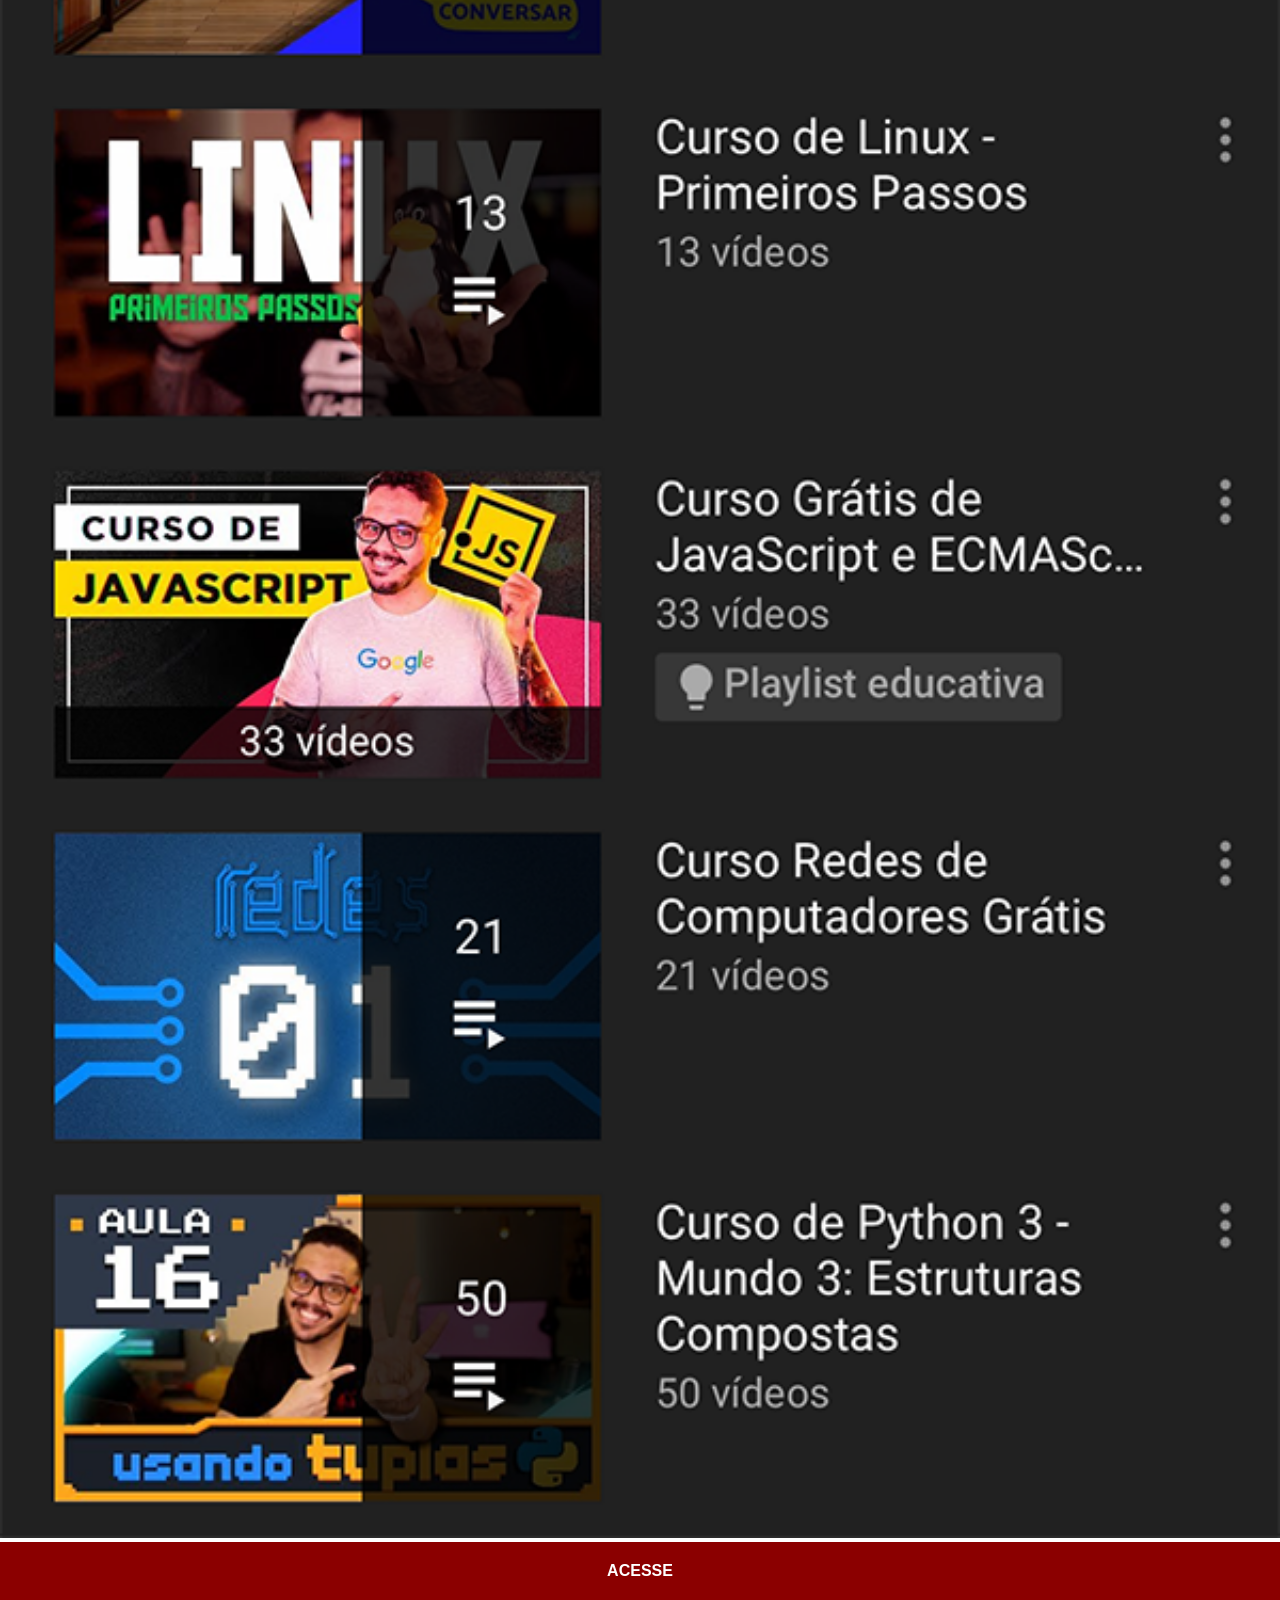
<file: youtube.html>
<!DOCTYPE html>
<html lang="pt-br">
<head>
    <meta charset="UTF-8">
    <meta name="viewport" content="width=device-width, initial-scale=1.0">
    <title>Youtube</title>
    <link rel="stylesheet" href="estilos/social.css">
</head>
<body>
    <img src="imagens/tela-youtube.png" alt="Youtube">
    <a href="https://www.youtube.com/c/CursoemV%C3%ADdeo/playlists" target="_blank">ACESSE</a>
</body>
</html>
</file>
<file: estilos/social.css>
@charset "UTF-8";

*{
            margin: 0px;
            padding: 0px;
            font-family: Arial, Helvetica, sans-serif;
        }

        ::-webkit-scrollbar {
            width: 0px;
            height: 0px;
        }

        img {
            width: 100vw;
        }
        a {
            display: block;
            background-color: darkred;
            color: white;
            padding: 20px;
            font-weight: bolder;
            text-align: center;
            text-decoration: none;
        }

        a:hover {
            background-color: red;
            text-decoration: underline;
        }
</file>
